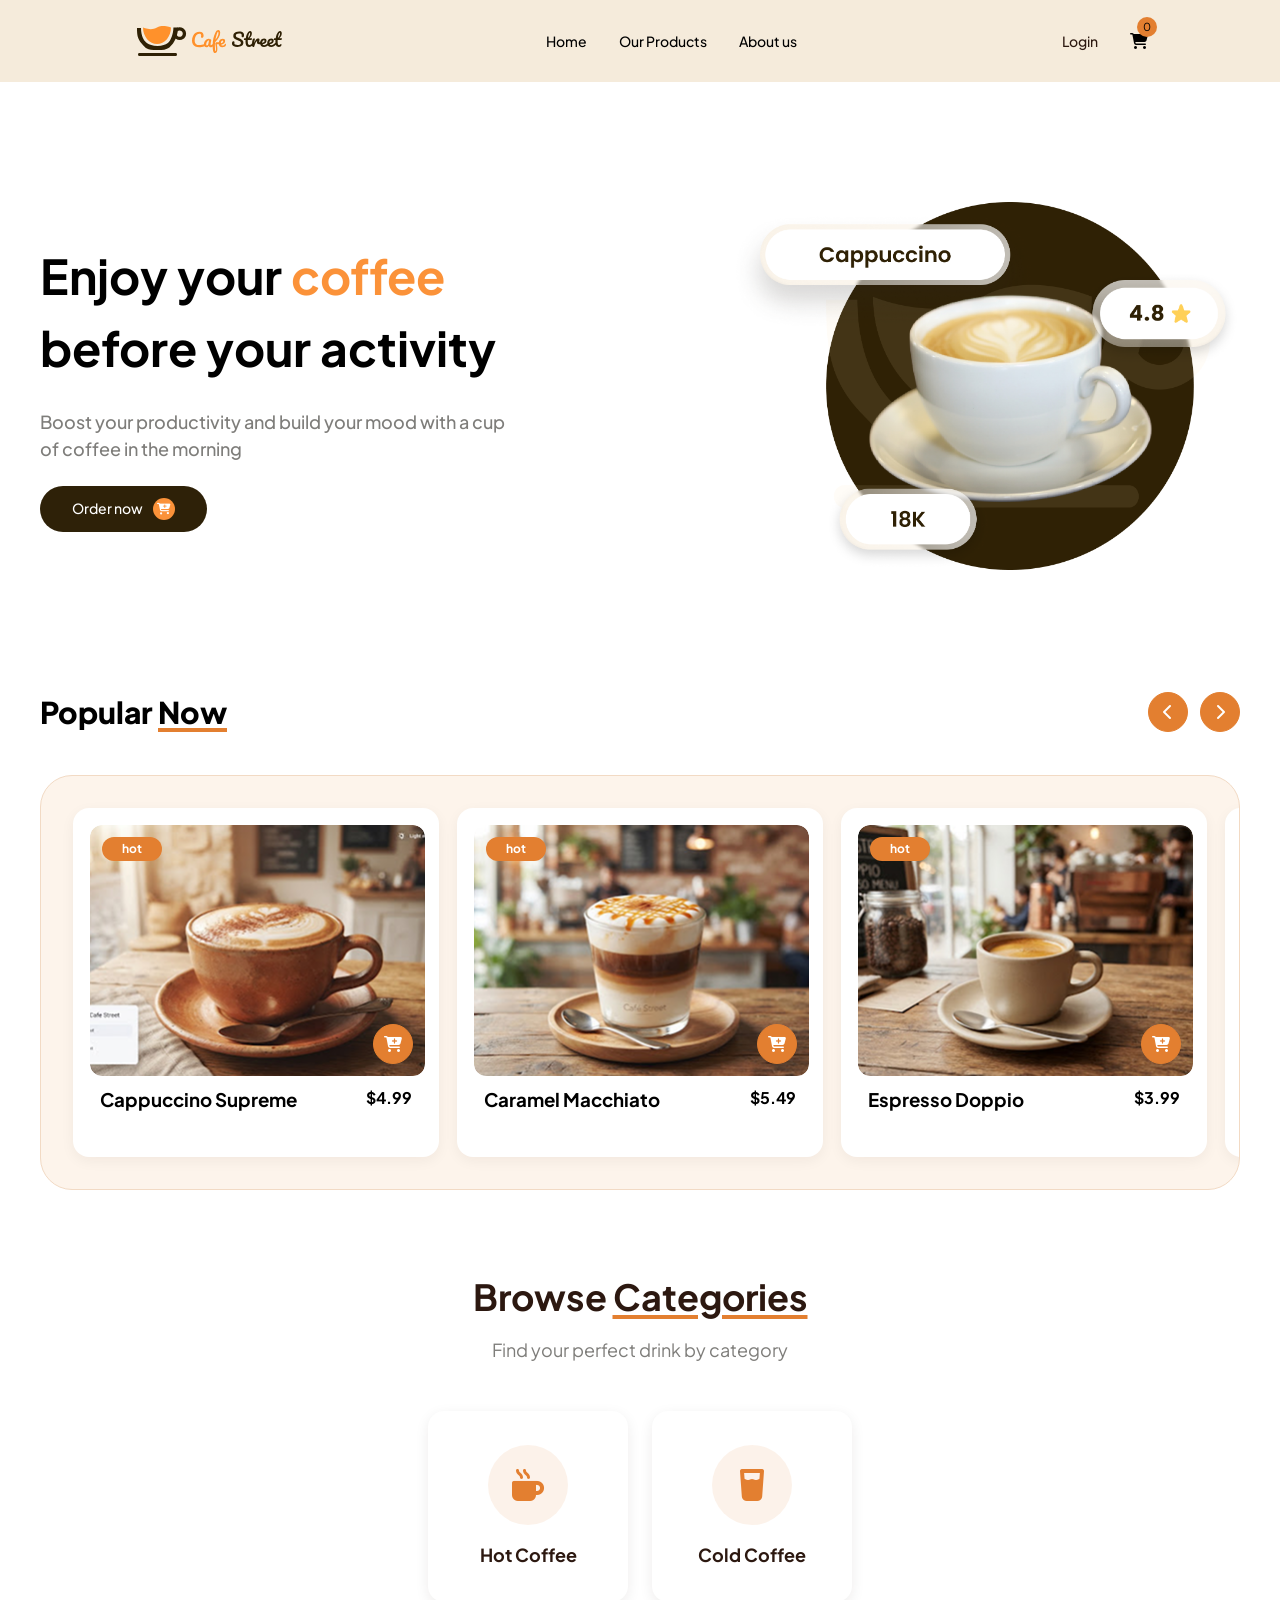
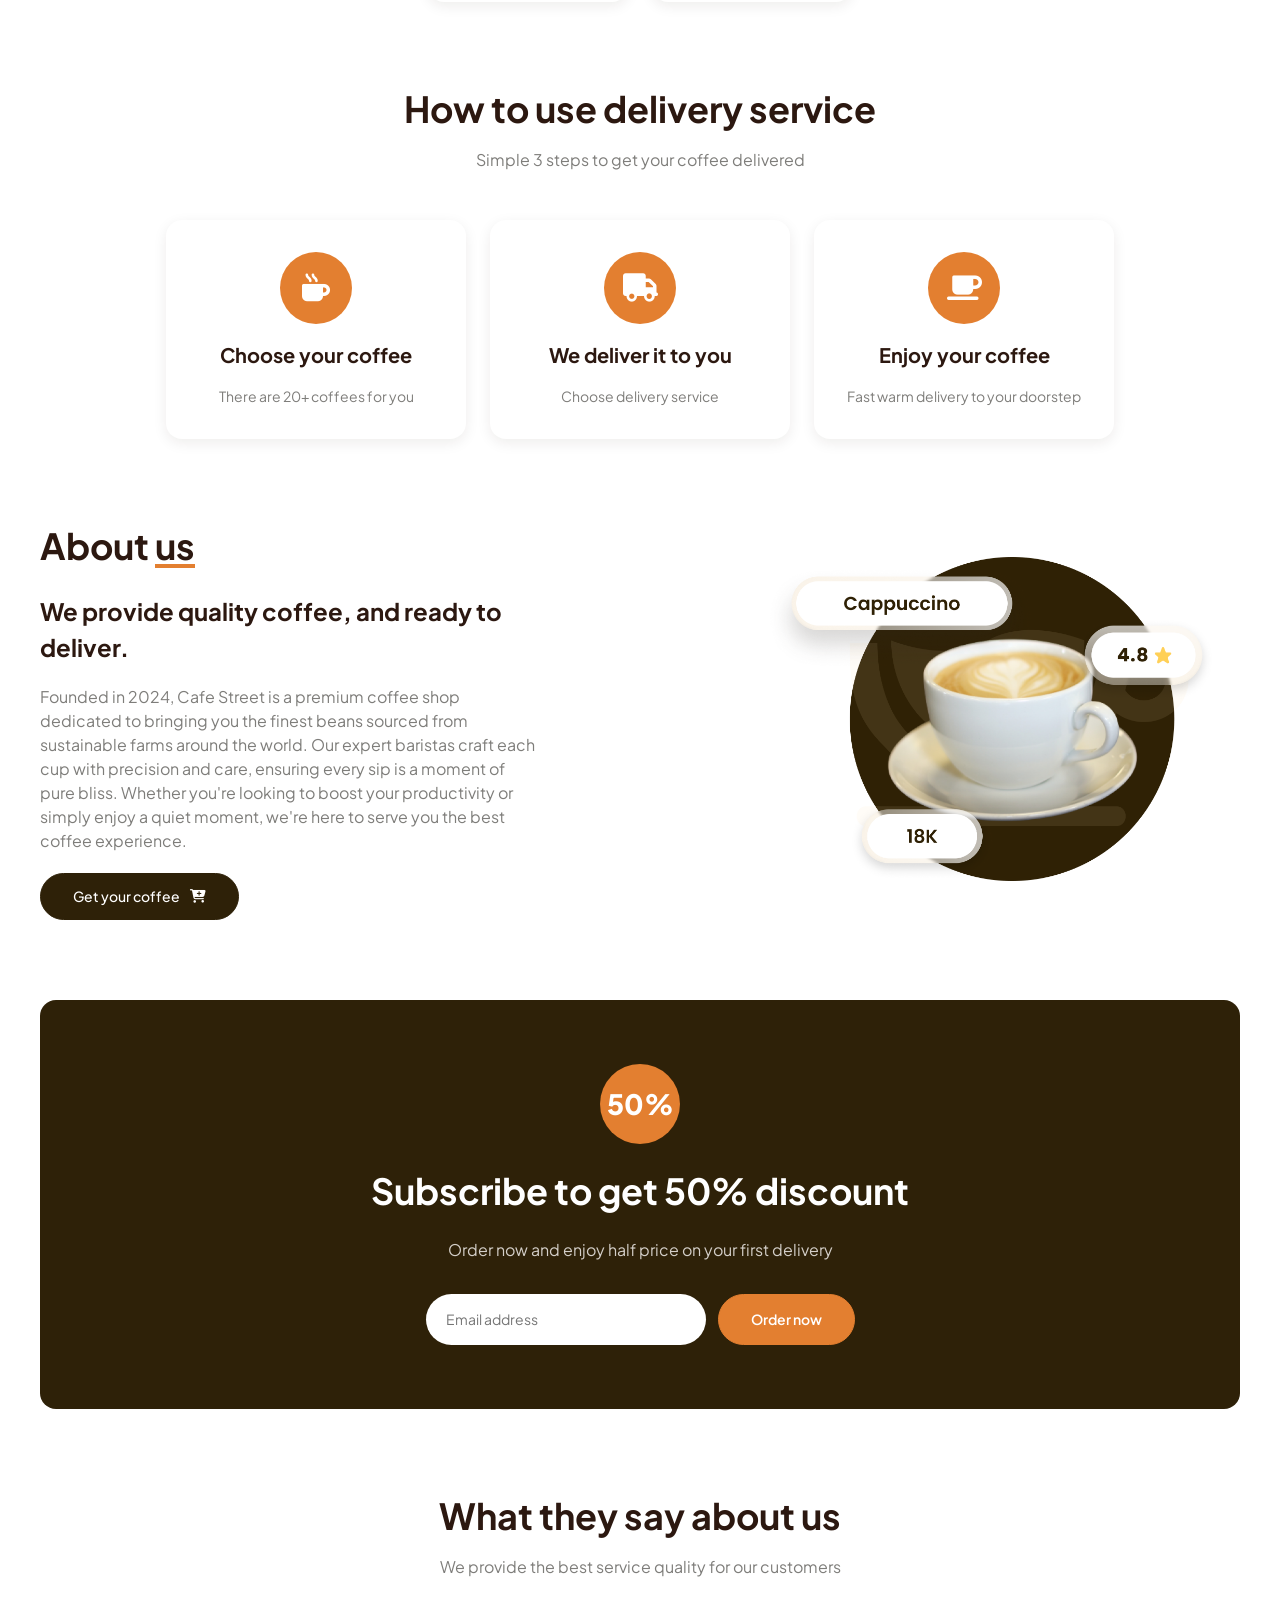
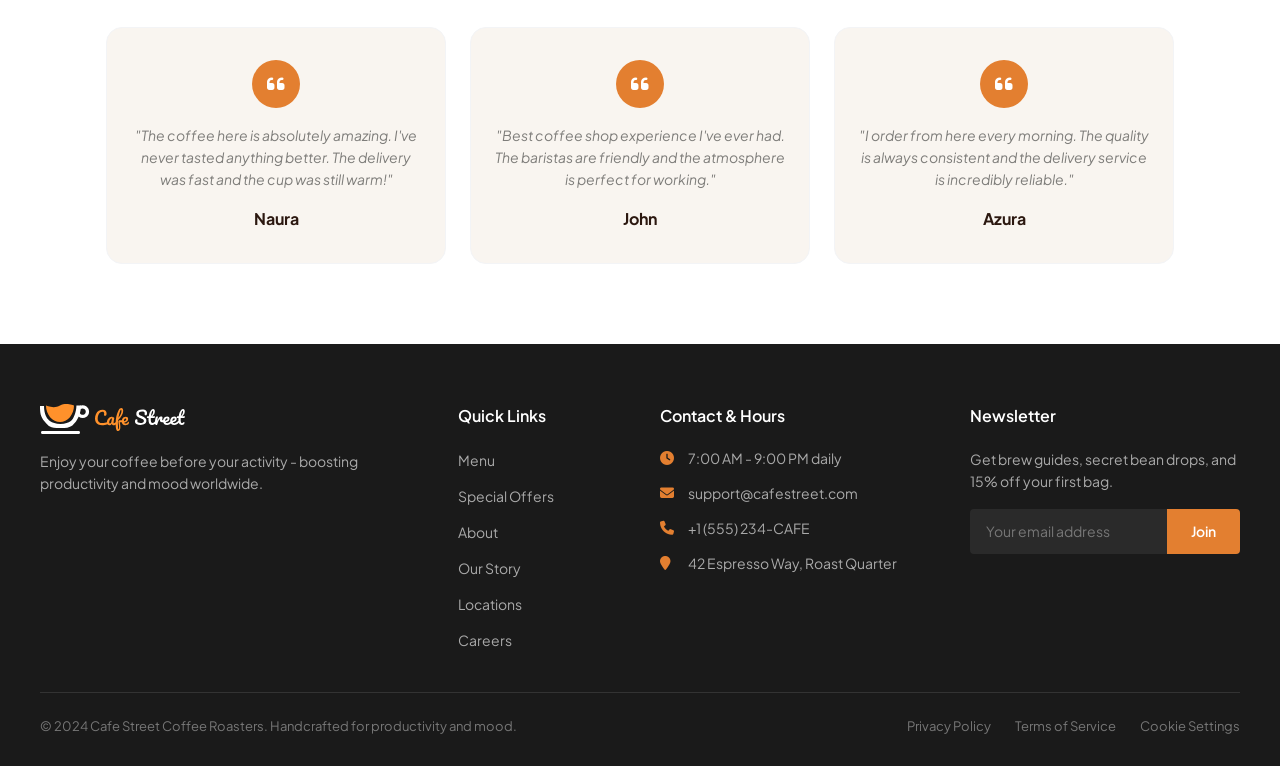
<file: index.html>
<!doctype html>
<html lang="en">
  <head>
    <meta charset="UTF-8" />
    <meta name="viewport" content="width=device-width, initial-scale=1.0" />
    <link
      rel="stylesheet"
      href="https://cdnjs.cloudflare.com/ajax/libs/font-awesome/6.5.1/css/all.min.css"
    />
    <link
      rel="shortcut icon"
      href="./assets/images/logo/favicon.svg"
      type="image/x-icon"
    />
    <link rel="stylesheet" href="./css/style.css" />
    <link rel="stylesheet" href="./css/home.css" />
    <title>Cafe Street</title>
  </head>
  <body>
    <header>
      <a href="./index.html">
        <img
          src="./assets/images/logo/Logo.svg"
          alt="an image showing the website logo"
        />
      </a>
      <nav>
        <ul>
          <li class="nav-link underline-effect">
            <a href="./index.html">Home</a>
          </li>
          <li class="nav-link underline-effect">
            <a href="./products.html">Our Products</a>
          </li>
          <li class="nav-link underline-effect">
            <a href="./about.html">About us</a>
          </li>

        </ul>
      </nav>
      <div class="controls">
        <div id="auth-controls" class="greeting">
          <a href="./login.html" class="login-btn">Login</a>
        </div>
        <div class="cart">
          <a href="./cart.html" class="underline-effect"
            ><i class="fa-solid fa-cart-shopping"></i
          ></a>
          <span>0</span>
        </div>
      </div>
    </header>

    <div class="container">
      <main>
        <div class="main-content">
          <h1>Enjoy your <span>coffee</span> before your activity</h1>
          <h4>
            Boost your productivity and build your mood with a cup of coffee in
            the morning
          </h4>
          <a href="./products.html">
            Order now <i class="fa-solid fa-cart-plus"></i>
          </a>
        </div>
        <img
          src="./assets/images/hero/Hero main.png"
          alt="an image showing a cup of coffee"
        />
      </main>
      <section class="popular">
        <div class="popular-header">
          <div class="popular-header-text">
            <h2>Popular <span>Now</span></h2>
          </div>
          <div class="popular-header-controls">
            <button id="popular-carousel-prev">
              <i class="fa-solid fa-chevron-left"></i>
            </button>
            <button id="popular-carousel-next">
              <i class="fa-solid fa-chevron-right"></i>
            </button>
          </div>
        </div>
        <div class="carousel">
          <div id="carousel-products"></div>
        </div>
      </section>
      <section class="categories">
        <div class="categories-header">
          <h2>Browse <span>Categories</span></h2>
          <p>Find your perfect drink by category</p>
        </div>
        <div id="categories-container" class="categories-grid"></div>
      </section>
      <section class="how-it-works">
        <div class="how-it-works-header">
          <h2>How to use delivery service</h2>
          <p>Simple 3 steps to get your coffee delivered</p>
        </div>
        <div class="how-it-works-cards">
          <div class="how-it-works-card">
            <div class="how-it-works-card-icon">
              <i class="fa-solid fa-mug-hot"></i>
            </div>
            <h3>Choose your coffee</h3>
            <p>There are 20+ coffees for you</p>
          </div>
          <div class="how-it-works-card">
            <div class="how-it-works-card-icon">
              <i class="fa-solid fa-truck"></i>
            </div>
            <h3>We deliver it to you</h3>
            <p>Choose delivery service</p>
          </div>
          <div class="how-it-works-card">
            <div class="how-it-works-card-icon">
              <i class="fa-solid fa-mug-saucer"></i>
            </div>
            <h3>Enjoy your coffee</h3>
            <p>Fast warm delivery to your doorstep</p>
          </div>
        </div>
      </section>
      <section class="about-us">
        <div class="about-us-content">
          <h2>About <span>us</span></h2>
          <h3>We provide quality coffee, and ready to deliver.</h3>
          <p>
            Founded in 2024, Cafe Street is a premium coffee shop dedicated to
            bringing you the finest beans sourced from sustainable farms around
            the world. Our expert baristas craft each cup with precision and
            care, ensuring every sip is a moment of pure bliss. Whether you're
            looking to boost your productivity or simply enjoy a quiet moment,
            we're here to serve you the best coffee experience.
          </p>
          <a href="./about.html"
            >Get your coffee <i class="fa-solid fa-cart-plus"></i
          ></a>
        </div>
        <div class="about-us-image">
          <img
            src="./assets/images/hero/Hero main.png"
            alt="About Cafe Street"
          />
        </div>
      </section>
      <section class="promo-banner">
        <div class="promo-banner-content">
          <div class="promo-badge">50%</div>
          <h2>Subscribe to get 50% discount</h2>
          <p>Order now and enjoy half price on your first delivery</p>
          <form class="promo-form">
            <input type="email" placeholder="Email address" />
            <button type="submit">Order now</button>
          </form>
        </div>
      </section>
      <section class="testimonials">
        <div class="testimonials-header">
          <h2>What they say about us</h2>
          <p>We provide the best service quality for our customers</p>
        </div>
        <div class="testimonials-cards">
          <div class="testimonial-card">
            <div class="testimonial-quote">
              <i class="fa-solid fa-quote-left"></i>
            </div>
            <p class="testimonial-text">
              "The coffee here is absolutely amazing. I've never tasted anything
              better. The delivery was fast and the cup was still warm!"
            </p>
            <div class="testimonial-author">
              <h4>Naura</h4>
            </div>
          </div>
          <div class="testimonial-card">
            <div class="testimonial-quote">
              <i class="fa-solid fa-quote-left"></i>
            </div>
            <p class="testimonial-text">
              "Best coffee shop experience I've ever had. The baristas are
              friendly and the atmosphere is perfect for working."
            </p>
            <div class="testimonial-author">
              <h4>John</h4>
            </div>
          </div>
          <div class="testimonial-card">
            <div class="testimonial-quote">
              <i class="fa-solid fa-quote-left"></i>
            </div>
            <p class="testimonial-text">
              "I order from here every morning. The quality is always consistent
              and the delivery service is incredibly reliable."
            </p>
            <div class="testimonial-author">
              <h4>Azura</h4>
            </div>
          </div>
        </div>
      </section>
    </div>

    <footer>
      <div class="footer-top">
        <div class="footer-brand">
          <img src="./assets/images/logo/Logo white.svg" alt="" />
          <p>
            Enjoy your coffee before your activity - boosting productivity and
            mood worldwide.
          </p>
        </div>

        <div class="footer-links">
          <h3>Quick Links</h3>
          <ul>
            <li><a href="#">Menu</a></li>
            <li><a href="#">Special Offers</a></li>
            <li><a href="#">About</a></li>
            <li><a href="#">Our Story</a></li>
            <li><a href="#">Locations</a></li>
            <li><a href="#">Careers</a></li>
          </ul>
        </div>

        <div class="footer-contact">
          <h3>Contact & Hours</h3>
          <ul>
            <li>
              <i class="fa-solid fa-clock"></i>
              <span>7:00 AM - 9:00 PM daily</span>
            </li>
            <li>
              <i class="fa-solid fa-envelope"></i>
              <span>support@cafestreet.com</span>
            </li>
            <li>
              <i class="fa-solid fa-phone"></i>
              <span>+1 (555) 234-CAFE</span>
            </li>
            <li>
              <i class="fa-solid fa-location-pin"></i>
              <span>42 Espresso Way, Roast Quarter</span>
            </li>
          </ul>
        </div>

        <div class="footer-newsletter">
          <h3>Newsletter</h3>
          <p>Get brew guides, secret bean drops, and 15% off your first bag.</p>
          <form class="newsletter-form">
            <input type="email" placeholder="Your email address" />
            <button type="submit">Join</button>
          </form>
        </div>
      </div>

      <div class="footer-bottom">
        <p>
          &copy; 2024 Cafe Street Coffee Roasters. Handcrafted for productivity
          and mood.
        </p>
        <div class="footer-legal">
          <a href="#">Privacy Policy</a>
          <a href="#">Terms of Service</a>
          <a href="#">Cookie Settings</a>
        </div>
      </div>
    </footer>

    <script src="./js/home.js" type="module" defer></script>
    <script src="./js/navbar.js" type="module"></script>
  </body>
</html>
</file>
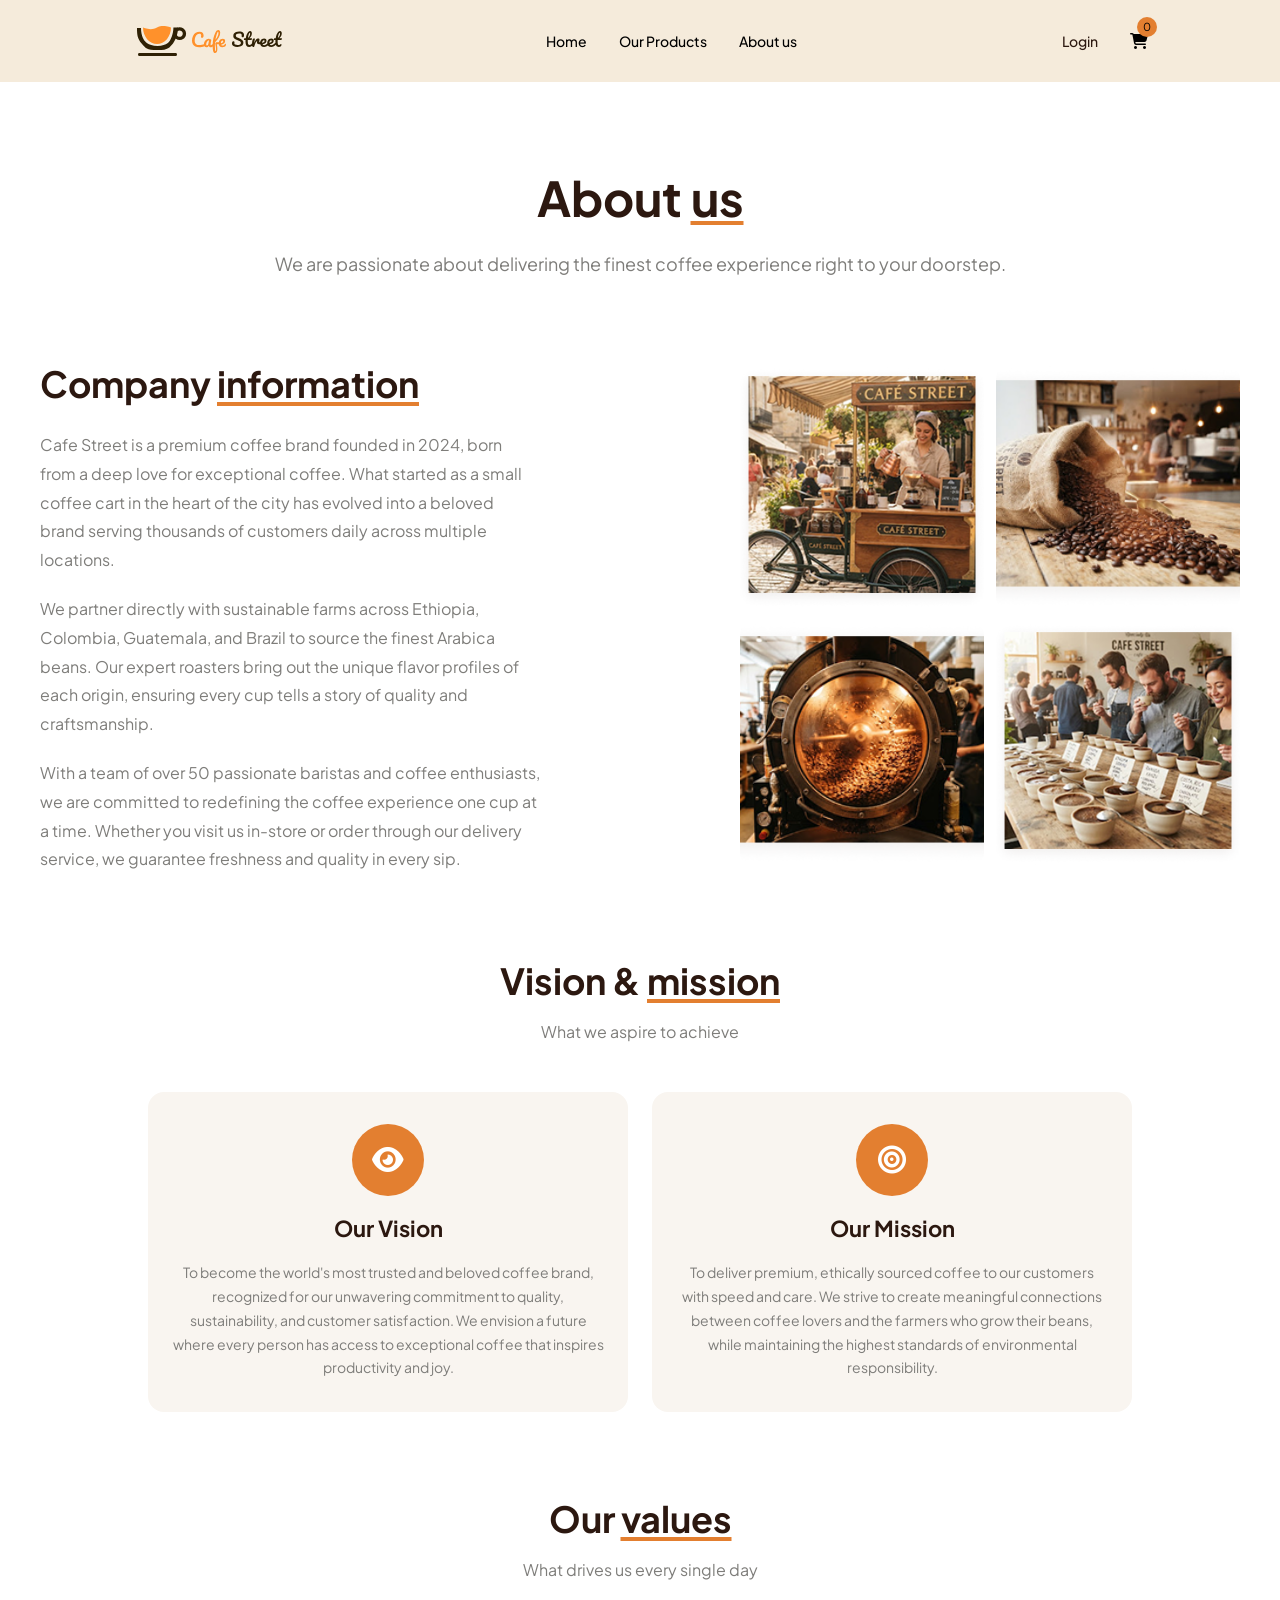
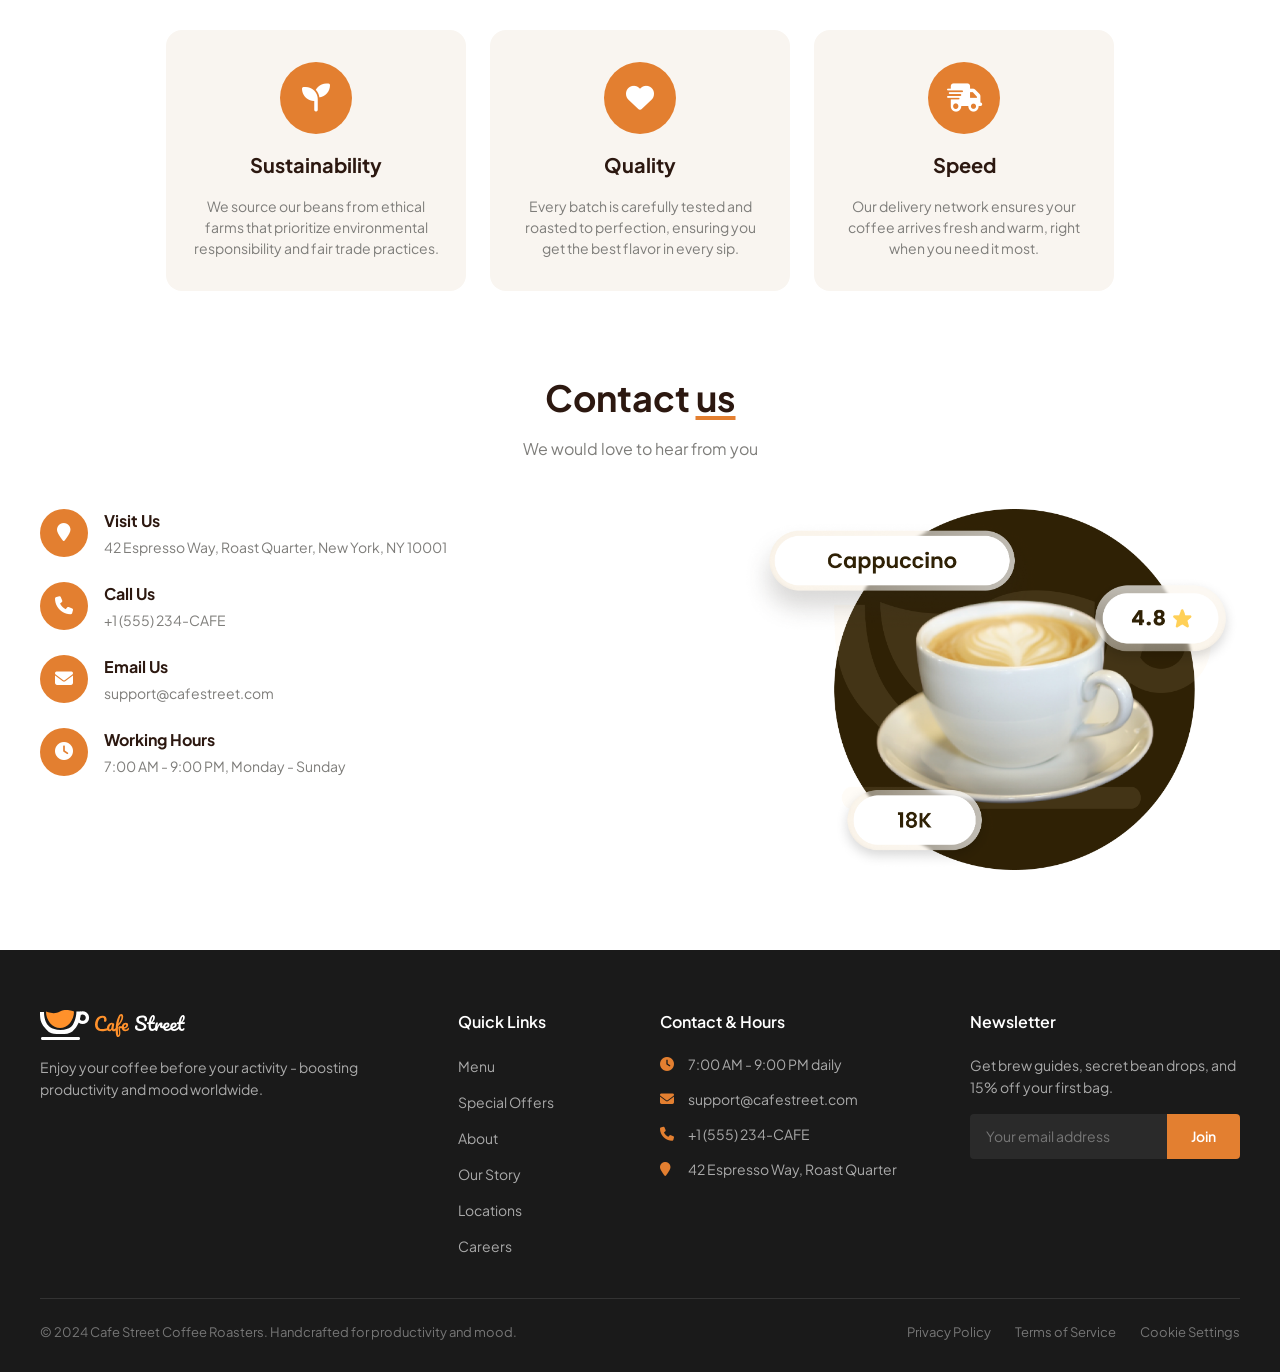
<file: about.html>
<!DOCTYPE html>
<html lang="en">
  <head>
    <meta charset="UTF-8" />
    <meta name="viewport" content="width=device-width, initial-scale=1.0" />
    <link
      rel="stylesheet"
      href="https://cdnjs.cloudflare.com/ajax/libs/font-awesome/6.5.1/css/all.min.css"
    />
    <link
      rel="shortcut icon"
      href="./assets/images/logo/favicon.svg"
      type="image/x-icon"
    />
    <link rel="stylesheet" href="./css/style.css" />
    <link rel="stylesheet" href="./css/about.css" />
    <title>About - Cafe Street</title>
  </head>
  <body>
    <header>
      <a href="./index.html">
        <img
          src="./assets/images/logo/Logo.svg"
          alt="an image showing the website logo"
        />
      </a>
      <nav>
        <ul>
          <li class="nav-link underline-effect">
            <a href="./index.html">Home</a>
          </li>
          <li class="nav-link underline-effect">
            <a href="./products.html">Our Products</a>
          </li>
          <li class="nav-link underline-effect">
            <a href="./about.html">About us</a>
          </li>

        </ul>
      </nav>
      <div class="controls">
        <div id="auth-controls" class="greeting">
          <a href="./login.html" class="login-btn">Login</a>
        </div>
        <div class="cart">
          <a href="./cart.html" class="underline-effect"
            ><i class="fa-solid fa-cart-shopping"></i
          ></a>
          <span>0</span>
        </div>
      </div>
    </header>

    <div class="container">
      <section class="about-hero">
        <div class="about-hero-content">
          <h1>About <span>us</span></h1>
          <p>
            We are passionate about delivering the finest coffee experience
            right to your doorstep.
          </p>
        </div>
      </section>

      <section class="about-company">
        <div class="about-company-content">
          <h2>Company <span>information</span></h2>
          <p>
            Cafe Street is a premium coffee brand founded in 2024, born from a
            deep love for exceptional coffee. What started as a small coffee
            cart in the heart of the city has evolved into a beloved brand
            serving thousands of customers daily across multiple locations.
          </p>
          <p>
            We partner directly with sustainable farms across Ethiopia,
            Colombia, Guatemala, and Brazil to source the finest Arabica
            beans. Our expert roasters bring out the unique flavor profiles of
            each origin, ensuring every cup tells a story of quality and
            craftsmanship.
          </p>
          <p>
            With a team of over 50 passionate baristas and coffee
            enthusiasts, we are committed to redefining the coffee experience
            one cup at a time. Whether you visit us in-store or order through
            our delivery service, we guarantee freshness and quality in every
            sip.
          </p>
        </div>
        <div class="about-company-image">
          <div class="about-collage">
            <img
              src="./assets/images/about-us/about-us (1).png"
              alt="About Cafe Street 1"
              class="collage-img-1"
            />
            <img
              src="./assets/images/about-us/about-us (2).png"
              alt="About Cafe Street 2"
              class="collage-img-2"
            />
            <img
              src="./assets/images/about-us/about-us (3).png"
              alt="About Cafe Street 3"
              class="collage-img-3"
            />
            <img
              src="./assets/images/about-us/about-us (4).png"
              alt="About Cafe Street 4"
              class="collage-img-4"
            />
          </div>
        </div>
      </section>

      <section class="about-vision-mission">
        <div class="about-vision-mission-header">
          <h2>Vision & <span>mission</span></h2>
          <p>What we aspire to achieve</p>
        </div>
        <div class="about-vision-mission-cards">
          <div class="about-vision-card">
            <div class="about-vision-icon">
              <i class="fa-solid fa-eye"></i>
            </div>
            <h3>Our Vision</h3>
            <p>
              To become the world's most trusted and beloved coffee brand,
              recognized for our unwavering commitment to quality,
              sustainability, and customer satisfaction. We envision a future
              where every person has access to exceptional coffee that
              inspires productivity and joy.
            </p>
          </div>
          <div class="about-mission-card">
            <div class="about-vision-icon">
              <i class="fa-solid fa-bullseye"></i>
            </div>
            <h3>Our Mission</h3>
            <p>
              To deliver premium, ethically sourced coffee to our customers
              with speed and care. We strive to create meaningful connections
              between coffee lovers and the farmers who grow their beans, while
              maintaining the highest standards of environmental
              responsibility.
            </p>
          </div>
        </div>
      </section>

      <section class="about-values">
        <div class="about-values-header">
          <h2>Our <span>values</span></h2>
          <p>What drives us every single day</p>
        </div>
        <div class="about-values-cards">
          <div class="about-value-card">
            <div class="about-value-icon">
              <i class="fa-solid fa-seedling"></i>
            </div>
            <h3>Sustainability</h3>
            <p>
              We source our beans from ethical farms that prioritize
              environmental responsibility and fair trade practices.
            </p>
          </div>
          <div class="about-value-card">
            <div class="about-value-icon">
              <i class="fa-solid fa-heart"></i>
            </div>
            <h3>Quality</h3>
            <p>
              Every batch is carefully tested and roasted to perfection,
              ensuring you get the best flavor in every sip.
            </p>
          </div>
          <div class="about-value-card">
            <div class="about-value-icon">
              <i class="fa-solid fa-truck-fast"></i>
            </div>
            <h3>Speed</h3>
            <p>
              Our delivery network ensures your coffee arrives fresh and warm,
              right when you need it most.
            </p>
          </div>
        </div>
      </section>

      <section class="about-contact">
        <div class="about-contact-header">
          <h2>Contact <span>us</span></h2>
          <p>We would love to hear from you</p>
        </div>
        <div class="about-contact-content">
          <div class="about-contact-info">
            <div class="about-contact-item">
              <div class="about-contact-icon">
                <i class="fa-solid fa-location-pin"></i>
              </div>
              <div>
                <h4>Visit Us</h4>
                <p>42 Espresso Way, Roast Quarter, New York, NY 10001</p>
              </div>
            </div>
            <div class="about-contact-item">
              <div class="about-contact-icon">
                <i class="fa-solid fa-phone"></i>
              </div>
              <div>
                <h4>Call Us</h4>
                <p>+1 (555) 234-CAFE</p>
              </div>
            </div>
            <div class="about-contact-item">
              <div class="about-contact-icon">
                <i class="fa-solid fa-envelope"></i>
              </div>
              <div>
                <h4>Email Us</h4>
                <p>support@cafestreet.com</p>
              </div>
            </div>
            <div class="about-contact-item">
              <div class="about-contact-icon">
                <i class="fa-solid fa-clock"></i>
              </div>
              <div>
                <h4>Working Hours</h4>
                <p>7:00 AM - 9:00 PM, Monday - Sunday</p>
              </div>
            </div>
          </div>
          <div class="about-contact-map">
            <img
              src="./assets/images/hero/Hero main.png"
              alt="Our location"
            />
          </div>
        </div>
      </section>
    </div>

    <footer>
      <div class="footer-top">
        <div class="footer-brand">
          <img src="./assets/images/logo/Logo white.svg" alt="" />
          <p>
            Enjoy your coffee before your activity - boosting productivity and
            mood worldwide.
          </p>
        </div>

        <div class="footer-links">
          <h3>Quick Links</h3>
          <ul>
            <li><a href="#">Menu</a></li>
            <li><a href="#">Special Offers</a></li>
            <li><a href="#">About</a></li>
            <li><a href="#">Our Story</a></li>
            <li><a href="#">Locations</a></li>
            <li><a href="#">Careers</a></li>
          </ul>
        </div>

        <div class="footer-contact">
          <h3>Contact & Hours</h3>
          <ul>
            <li>
              <i class="fa-solid fa-clock"></i>
              <span>7:00 AM - 9:00 PM daily</span>
            </li>
            <li>
              <i class="fa-solid fa-envelope"></i>
              <span>support@cafestreet.com</span>
            </li>
            <li>
              <i class="fa-solid fa-phone"></i>
              <span>+1 (555) 234-CAFE</span>
            </li>
            <li>
              <i class="fa-solid fa-location-pin"></i>
              <span>42 Espresso Way, Roast Quarter</span>
            </li>
          </ul>
        </div>

        <div class="footer-newsletter">
          <h3>Newsletter</h3>
          <p>
            Get brew guides, secret bean drops, and 15% off your first bag.
          </p>
          <form class="newsletter-form">
            <input type="email" placeholder="Your email address" />
            <button type="submit">Join</button>
          </form>
        </div>
      </div>

      <div class="footer-bottom">
        <p>
          &copy; 2024 Cafe Street Coffee Roasters. Handcrafted for
          productivity and mood.
        </p>
        <div class="footer-legal">
          <a href="#">Privacy Policy</a>
          <a href="#">Terms of Service</a>
          <a href="#">Cookie Settings</a>
        </div>
      </div>
    </footer>

    <script type="module" src="./js/navbar.js"></script>
  </body>
</html>
</file>
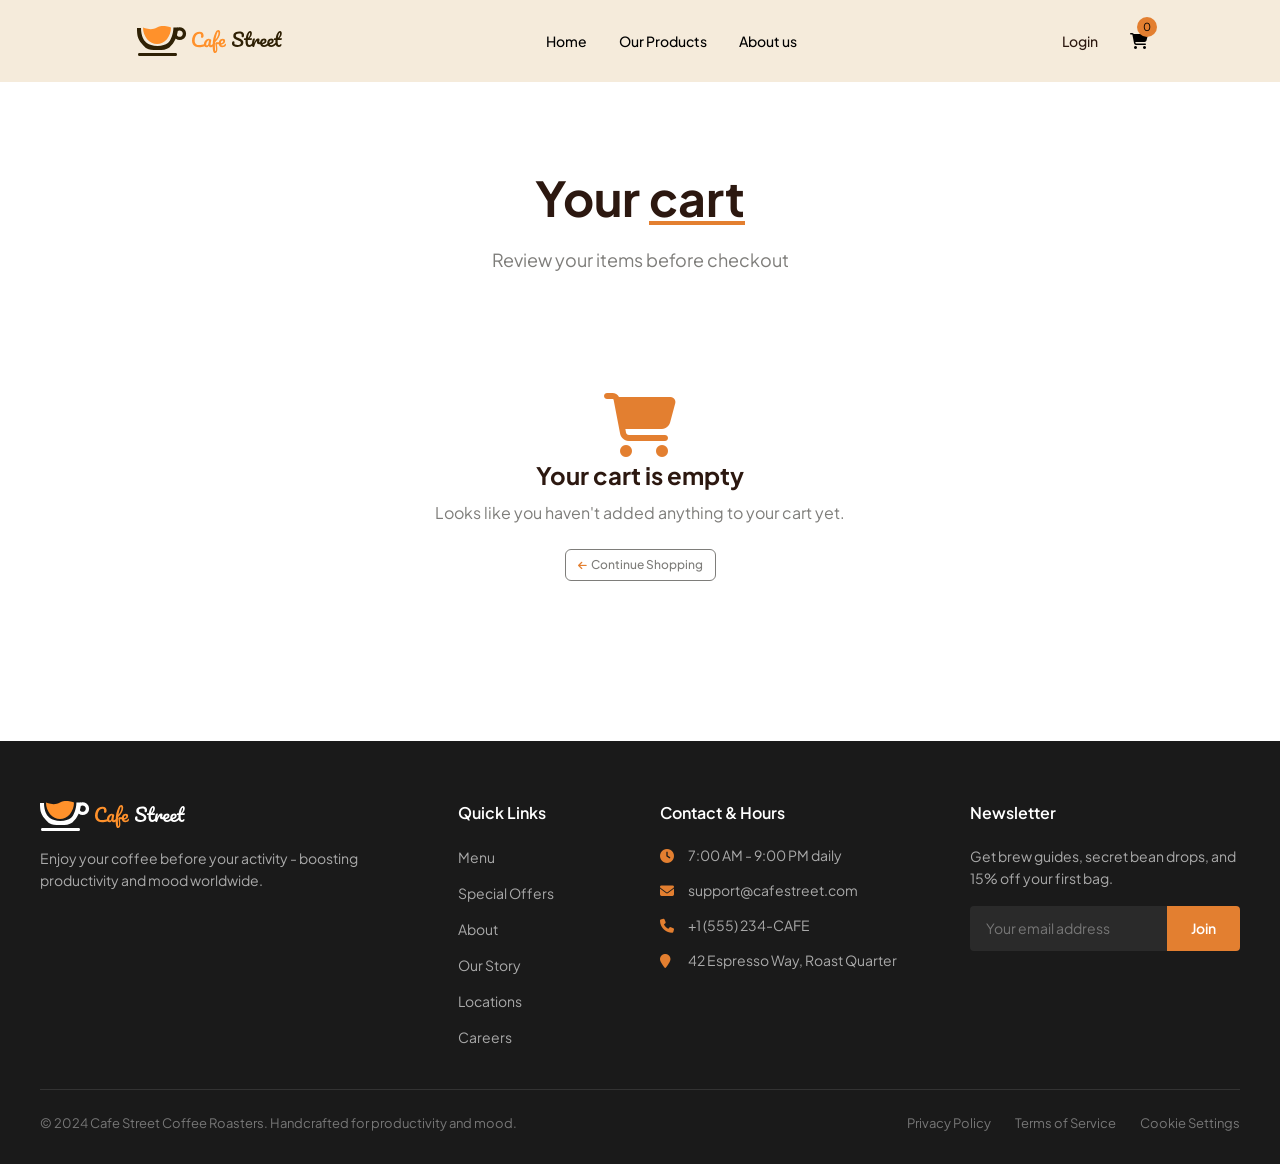
<file: cart.html>
<!DOCTYPE html>
<html lang="en">
  <head>
    <meta charset="UTF-8" />
    <meta name="viewport" content="width=device-width, initial-scale=1.0" />
    <link
      rel="stylesheet"
      href="https://cdnjs.cloudflare.com/ajax/libs/font-awesome/6.5.1/css/all.min.css"
    />
    <link
      rel="shortcut icon"
      href="./assets/images/logo/favicon.svg"
      type="image/x-icon"
    />
    <link rel="stylesheet" href="./css/style.css" />
    <link rel="stylesheet" href="./css/cart.css" />
    <title>Cart - Cafe Street</title>
  </head>
  <body>
    <header>
      <a href="./index.html">
        <img
          src="./assets/images/logo/Logo.svg"
          alt="an image showing the website logo"
        />
      </a>
      <nav>
        <ul>
          <li class="nav-link underline-effect">
            <a href="./index.html">Home</a>
          </li>
          <li class="nav-link underline-effect">
            <a href="./products.html">Our Products</a>
          </li>
          <li class="nav-link underline-effect">
            <a href="./about.html">About us</a>
          </li>

        </ul>
      </nav>
      <div class="controls">
        <div id="auth-controls" class="greeting">
          <a href="./login.html" class="login-btn">Login</a>
        </div>
        <div class="cart">
          <a href="./cart.html" class="underline-effect"
            ><i class="fa-solid fa-cart-shopping"></i
          ></a>
          <span>3</span>
        </div>
      </div>
    </header>

    <div class="container">
      <section class="cart-hero">
        <div class="cart-hero-content">
          <h1>Your <span>cart</span></h1>
          <p>Review your items before checkout</p>
        </div>
      </section>

      <section class="cart-section">
        <div id="cart-items" class="cart-items"></div>

        <div class="cart-summary">
          <h2>Order Summary</h2>
          <div class="cart-summary-row">
            <span id="subtotal-text">Subtotal (0 items)</span>
            <span id="subtotal-value">$0.00</span>
          </div>
          <div class="cart-summary-row">
            <span>Shipping</span>
            <span>$2.99</span>
          </div>
          <hr />
          <div class="cart-summary-row total">
            <span>Total</span>
            <span id="total-value">$2.99</span>
          </div>
          <button id="create-order-btn" class="checkout-btn">
            Create Order
            <i class="fa-solid fa-check"></i>
          </button>
          <a href="./products.html" class="continue-shopping">
            <i class="fa-solid fa-arrow-left"></i>
            Continue Shopping
          </a>
        </div>
      </section>
    </div>

    <footer>
      <div class="footer-top">
        <div class="footer-brand">
          <img src="./assets/images/logo/Logo white.svg" alt="" />
          <p>
            Enjoy your coffee before your activity - boosting productivity and
            mood worldwide.
          </p>
        </div>

        <div class="footer-links">
          <h3>Quick Links</h3>
          <ul>
            <li><a href="#">Menu</a></li>
            <li><a href="#">Special Offers</a></li>
            <li><a href="#">About</a></li>
            <li><a href="#">Our Story</a></li>
            <li><a href="#">Locations</a></li>
            <li><a href="#">Careers</a></li>
          </ul>
        </div>

        <div class="footer-contact">
          <h3>Contact & Hours</h3>
          <ul>
            <li>
              <i class="fa-solid fa-clock"></i>
              <span>7:00 AM - 9:00 PM daily</span>
            </li>
            <li>
              <i class="fa-solid fa-envelope"></i>
              <span>support@cafestreet.com</span>
            </li>
            <li>
              <i class="fa-solid fa-phone"></i>
              <span>+1 (555) 234-CAFE</span>
            </li>
            <li>
              <i class="fa-solid fa-location-pin"></i>
              <span>42 Espresso Way, Roast Quarter</span>
            </li>
          </ul>
        </div>

        <div class="footer-newsletter">
          <h3>Newsletter</h3>
          <p>
            Get brew guides, secret bean drops, and 15% off your first bag.
          </p>
          <form class="newsletter-form">
            <input type="email" placeholder="Your email address" />
            <button type="submit">Join</button>
          </form>
        </div>
      </div>

      <div class="footer-bottom">
        <p>
          &copy; 2024 Cafe Street Coffee Roasters. Handcrafted for
          productivity and mood.
        </p>
        <div class="footer-legal">
          <a href="#">Privacy Policy</a>
          <a href="#">Terms of Service</a>
          <a href="#">Cookie Settings</a>
        </div>
      </div>
    </footer>

    <script type="module" src="./js/cart.js"></script>
    <script type="module" src="./js/navbar.js"></script>
  </body>
</html>
</file>
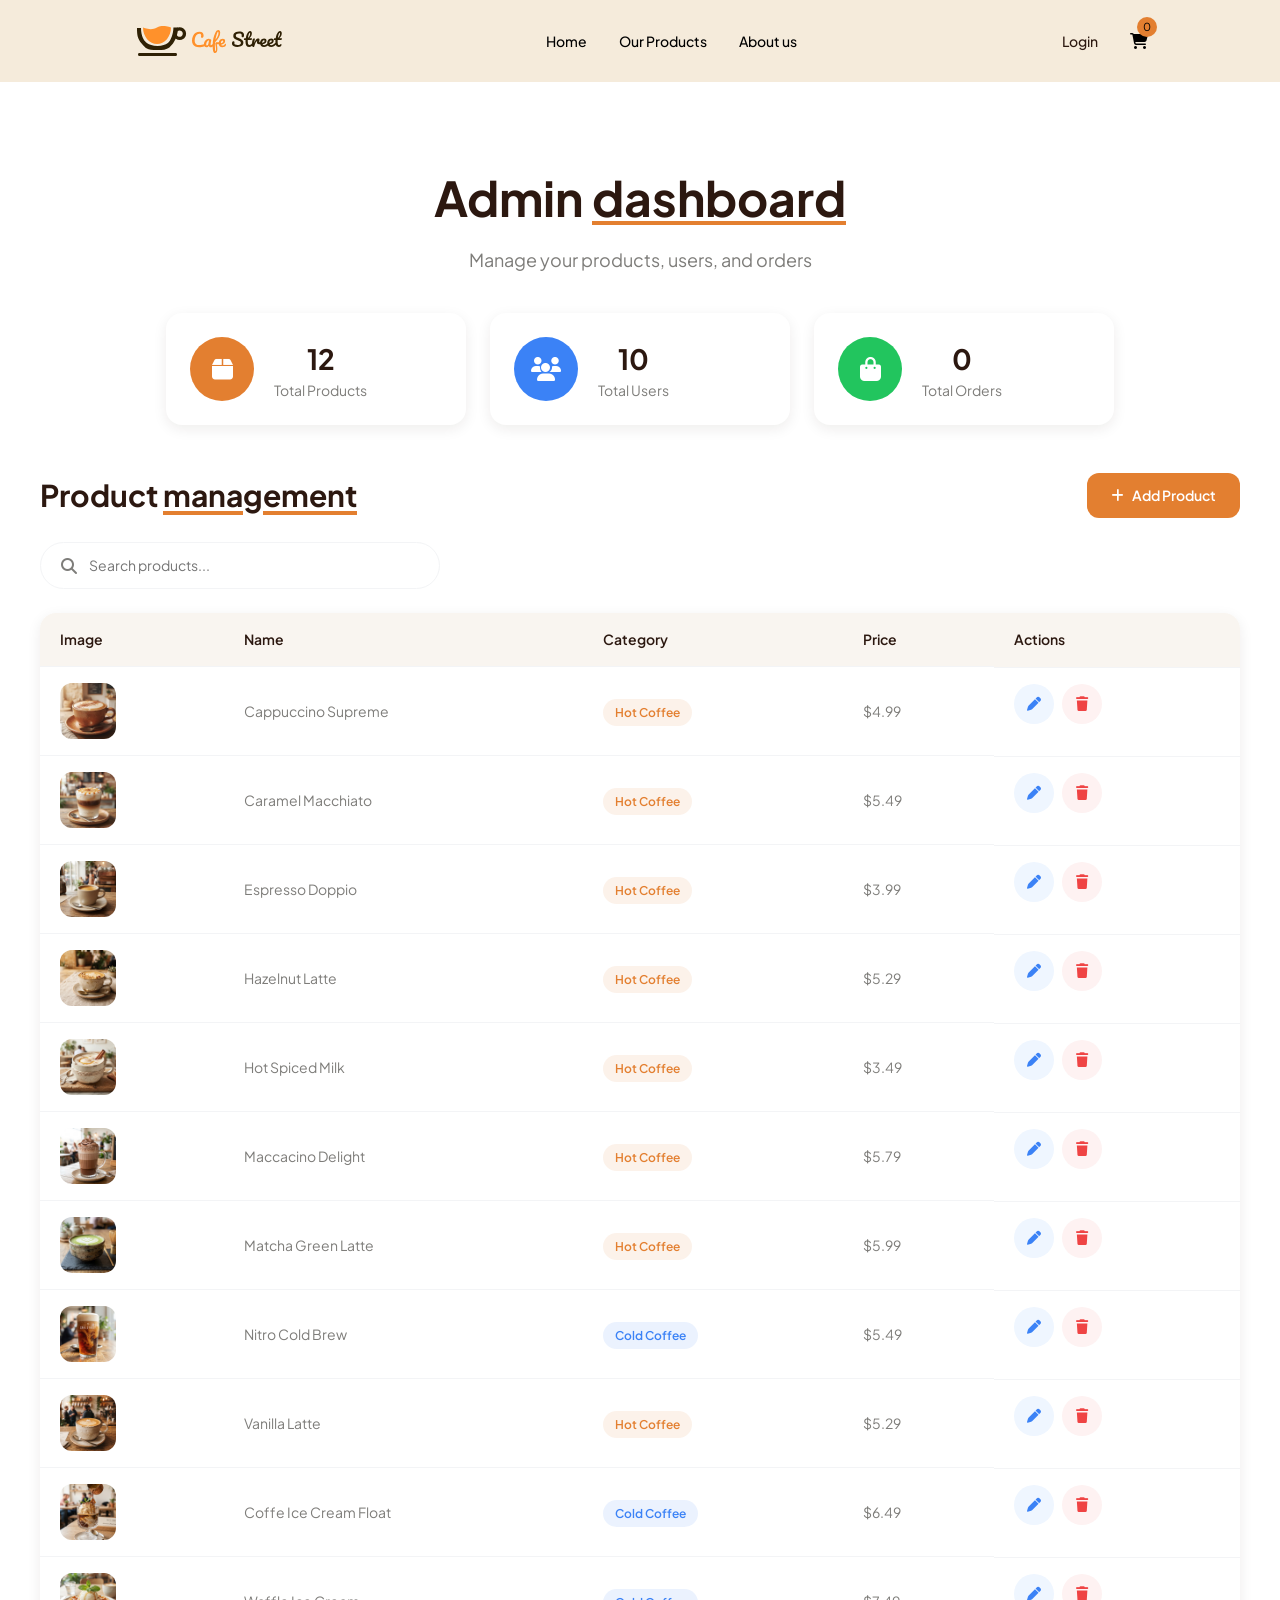
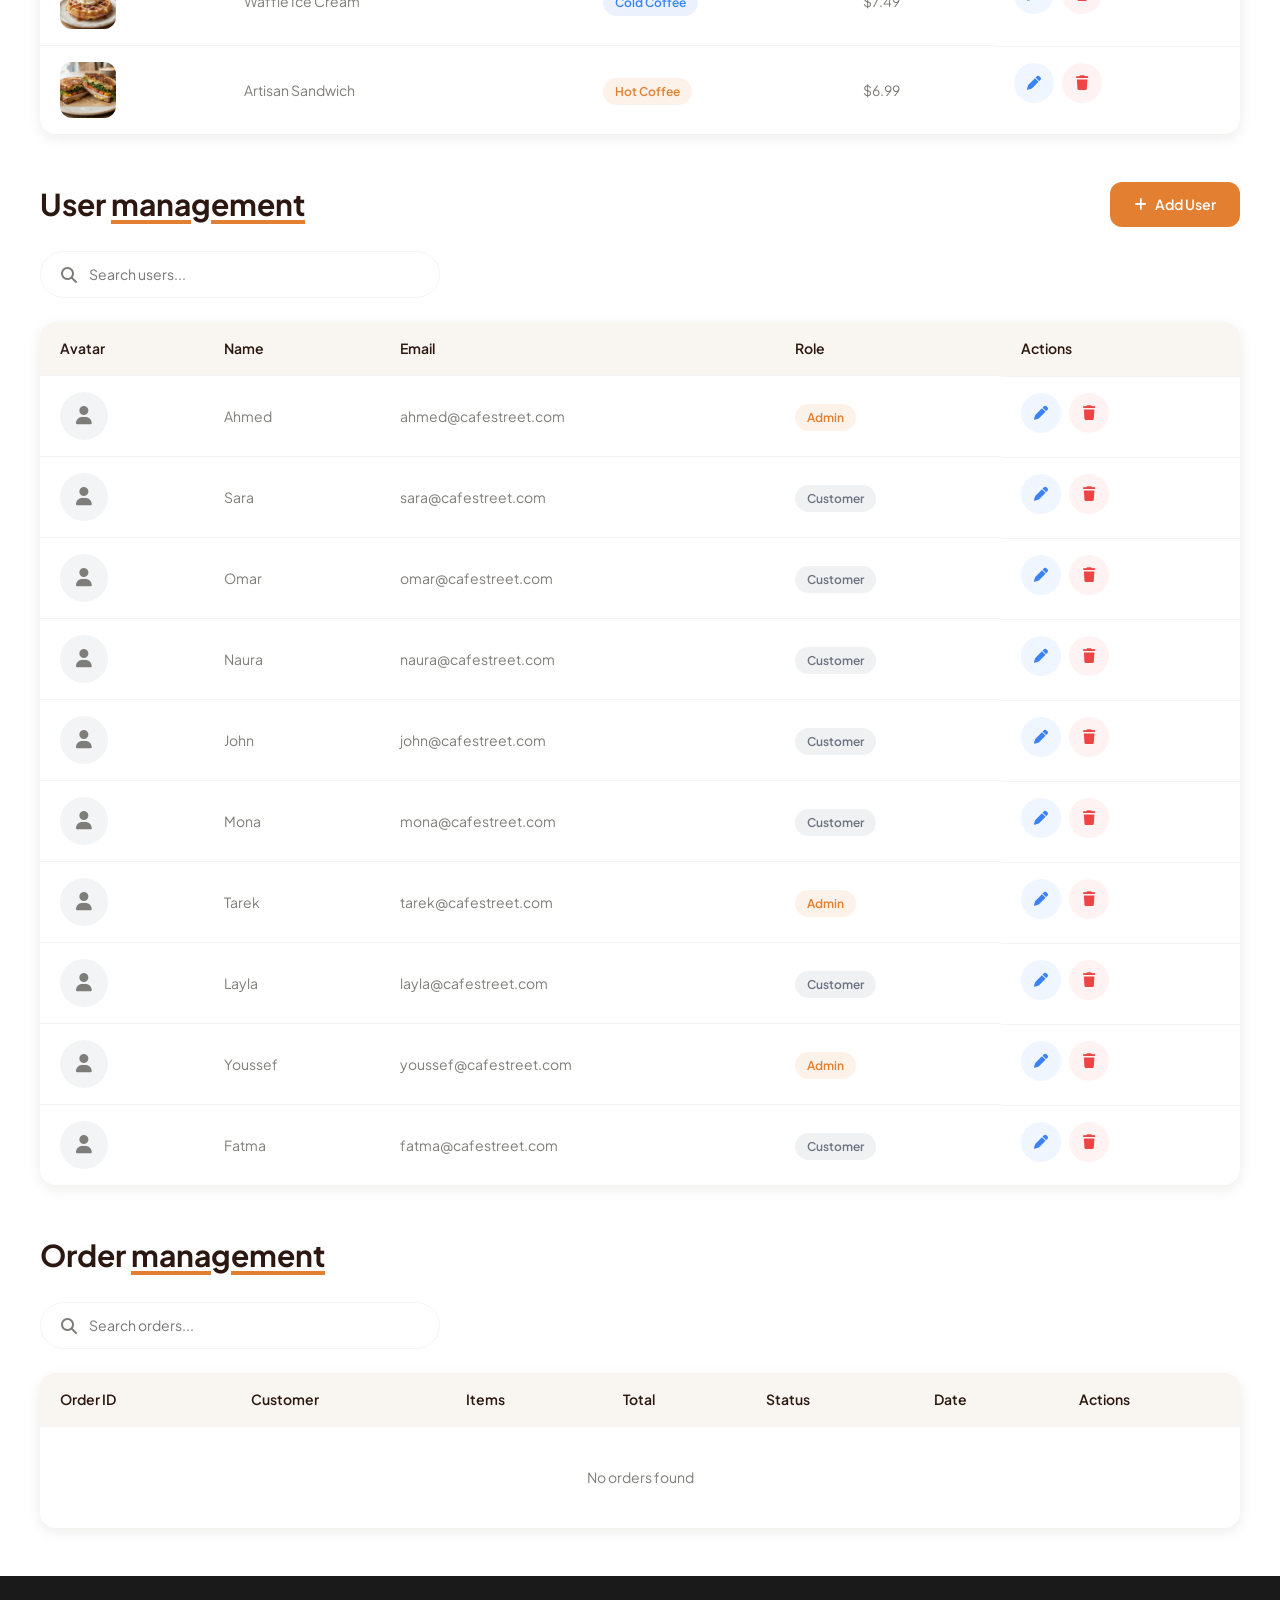
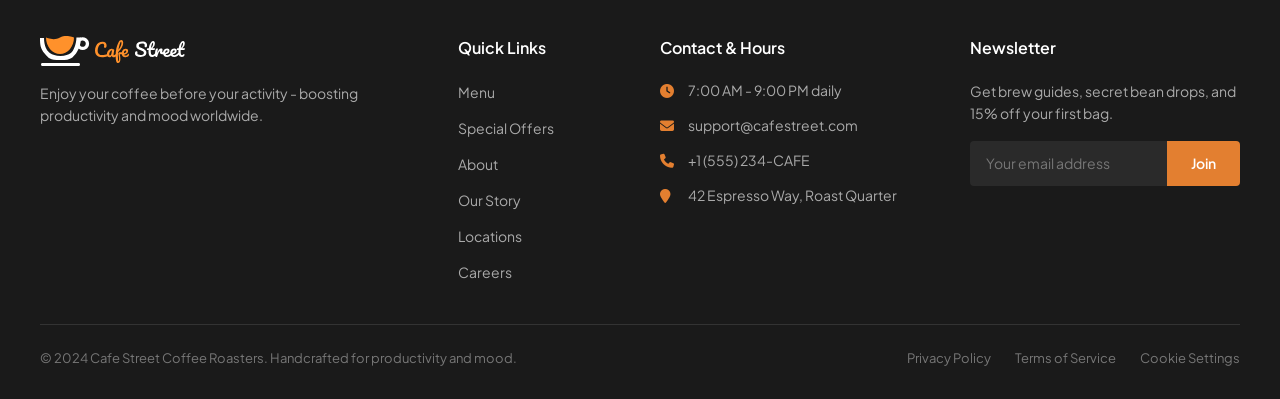
<file: dashboard.html>
<!doctype html>
<html lang="en">
  <head>
    <meta charset="UTF-8" />
    <meta name="viewport" content="width=device-width, initial-scale=1.0" />
    <link
      rel="stylesheet"
      href="https://cdnjs.cloudflare.com/ajax/libs/font-awesome/6.5.1/css/all.min.css"
    />
    <link
      rel="shortcut icon"
      href="./assets/images/logo/favicon.svg"
      type="image/x-icon"
    />
    <link rel="stylesheet" href="./css/style.css" />
    <link rel="stylesheet" href="./css/dashboard.css" />
    <title>Dashboard - Cafe Street</title>
  </head>
  <body>
    <header>
      <a href="./index.html">
        <img
          src="./assets/images/logo/Logo.svg"
          alt="an image showing the website logo"
        />
      </a>
      <nav>
        <ul>
          <li class="nav-link underline-effect">
            <a href="./index.html">Home</a>
          </li>
          <li class="nav-link underline-effect">
            <a href="./products.html">Our Products</a>
          </li>
          <li class="nav-link underline-effect">
            <a href="./about.html">About us</a>
          </li>
        </ul>
      </nav>
      <div class="controls">
        <div id="auth-controls" class="greeting">
          <a href="./login.html" class="login-btn">Login</a>
        </div>
        <div class="cart">
          <a href="./cart.html" class="underline-effect"
            ><i class="fa-solid fa-cart-shopping"></i
          ></a>
          <span>0</span>
        </div>
      </div>
    </header>

    <div class="container">
      <section class="dashboard-hero">
        <div class="dashboard-hero-content">
          <h1>Admin <span>dashboard</span></h1>
          <p>Manage your products, users, and orders</p>
        </div>
      </section>

      <section class="stats-section">
        <div class="stats-cards">
          <div class="stat-card">
            <div class="stat-icon products-icon">
              <i class="fa-solid fa-box"></i>
            </div>
            <div class="stat-info">
              <h3 id="total-products">0</h3>
              <p>Total Products</p>
            </div>
          </div>
          <div class="stat-card">
            <div class="stat-icon users-icon">
              <i class="fa-solid fa-users"></i>
            </div>
            <div class="stat-info">
              <h3 id="total-users">0</h3>
              <p>Total Users</p>
            </div>
          </div>
          <div class="stat-card">
            <div class="stat-icon orders-icon">
              <i class="fa-solid fa-shopping-bag"></i>
            </div>
            <div class="stat-info">
              <h3 id="total-orders">0</h3>
              <p>Total Orders</p>
            </div>
          </div>
        </div>
      </section>

      <section class="dashboard-section">
        <div class="section-header">
          <h2>Product <span>management</span></h2>
          <button id="add-product-btn" class="add-btn">
            <i class="fa-solid fa-plus"></i>
            Add Product
          </button>
        </div>
        <div class="section-controls">
          <div class="search-box">
            <i class="fa-solid fa-search"></i>
            <input
              id="product-search"
              type="text"
              placeholder="Search products..."
            />
          </div>
        </div>
        <div class="table-container">
          <table class="dashboard-table">
            <thead>
              <tr>
                <th>Image</th>
                <th>Name</th>
                <th>Category</th>
                <th>Price</th>
                <th>Actions</th>
              </tr>
            </thead>
            <tbody id="products-table-body"></tbody>
          </table>
        </div>
      </section>

      <section class="dashboard-section">
        <div class="section-header">
          <h2>User <span>management</span></h2>
          <button id="add-user-btn" class="add-btn">
            <i class="fa-solid fa-plus"></i>
            Add User
          </button>
        </div>
        <div class="section-controls">
          <div class="search-box">
            <i class="fa-solid fa-search"></i>
            <input id="user-search" type="text" placeholder="Search users..." />
          </div>
        </div>
        <div class="table-container">
          <table class="dashboard-table">
            <thead>
              <tr>
                <th>Avatar</th>
                <th>Name</th>
                <th>Email</th>
                <th>Role</th>
                <th>Actions</th>
              </tr>
            </thead>
            <tbody id="users-table-body"></tbody>
          </table>
        </div>
      </section>

      <section class="dashboard-section">
        <div class="section-header">
          <h2>Order <span>management</span></h2>
        </div>
        <div class="section-controls">
          <div class="search-box">
            <i class="fa-solid fa-search"></i>
            <input id="order-search" type="text" placeholder="Search orders..." />
          </div>
        </div>
        <div class="table-container">
          <table class="dashboard-table">
            <thead>
              <tr>
                <th>Order ID</th>
                <th>Customer</th>
                <th>Items</th>
                <th>Total</th>
                <th>Status</th>
                <th>Date</th>
                <th>Actions</th>
              </tr>
            </thead>
            <tbody id="orders-table-body"></tbody>
          </table>
        </div>
      </section>
    </div>

    <footer>
      <div class="footer-top">
        <div class="footer-brand">
          <img src="./assets/images/logo/Logo white.svg" alt="" />
          <p>
            Enjoy your coffee before your activity - boosting productivity and
            mood worldwide.
          </p>
        </div>

        <div class="footer-links">
          <h3>Quick Links</h3>
          <ul>
            <li><a href="#">Menu</a></li>
            <li><a href="#">Special Offers</a></li>
            <li><a href="#">About</a></li>
            <li><a href="#">Our Story</a></li>
            <li><a href="#">Locations</a></li>
            <li><a href="#">Careers</a></li>
          </ul>
        </div>

        <div class="footer-contact">
          <h3>Contact & Hours</h3>
          <ul>
            <li>
              <i class="fa-solid fa-clock"></i>
              <span>7:00 AM - 9:00 PM daily</span>
            </li>
            <li>
              <i class="fa-solid fa-envelope"></i>
              <span>support@cafestreet.com</span>
            </li>
            <li>
              <i class="fa-solid fa-phone"></i>
              <span>+1 (555) 234-CAFE</span>
            </li>
            <li>
              <i class="fa-solid fa-location-pin"></i>
              <span>42 Espresso Way, Roast Quarter</span>
            </li>
          </ul>
        </div>

        <div class="footer-newsletter">
          <h3>Newsletter</h3>
          <p>Get brew guides, secret bean drops, and 15% off your first bag.</p>
          <form class="newsletter-form">
            <input type="email" placeholder="Your email address" />
            <button type="submit">Join</button>
          </form>
        </div>
      </div>

      <div class="footer-bottom">
        <p>
          &copy; 2024 Cafe Street Coffee Roasters. Handcrafted for productivity
          and mood.
        </p>
        <div class="footer-legal">
          <a href="#">Privacy Policy</a>
          <a href="#">Terms of Service</a>
          <a href="#">Cookie Settings</a>
        </div>
      </div>
    </footer>

    <div id="product-modal" class="modal">
      <div class="modal-content">
        <div class="modal-header">
          <h2 id="modal-title">Add Product</h2>
          <button class="close-btn">&times;</button>
        </div>
        <form id="product-form">
          <input type="hidden" id="product-id" />
          <div class="form-group">
            <label for="product-name">Name</label>
            <input type="text" id="product-name" required />
          </div>
          <div class="form-group">
            <label for="product-category">Category</label>
            <select id="product-category" required>
              <option value="hot">Hot Coffee</option>
              <option value="cold">Cold Coffee</option>
              <option value="food">Food</option>
            </select>
          </div>
          <div class="form-group">
            <label for="product-price">Price</label>
            <input type="number" id="product-price" step="0.01" required />
          </div>
          <div class="form-group">
            <label for="product-description">Description</label>
            <textarea id="product-description" required></textarea>
          </div>
          <div class="form-group">
            <label for="product-stock">Stock</label>
            <input type="number" id="product-stock" required />
          </div>
          <div class="form-group">
            <label for="product-image">Image Path</label>
            <input type="text" id="product-image" required />
          </div>
          <button type="submit" class="submit-btn">Save</button>
        </form>
      </div>
    </div>

    <div id="user-modal" class="modal">
      <div class="modal-content">
        <div class="modal-header">
          <h2 id="user-modal-title">Add User</h2>
          <button class="close-btn user-close-btn">&times;</button>
        </div>
        <form id="user-form">
          <input type="hidden" id="user-id" />
          <div class="form-group">
            <label for="user-name">Name</label>
            <input type="text" id="user-name" required />
          </div>
          <div class="form-group">
            <label for="user-email">Email</label>
            <input type="email" id="user-email" required />
          </div>
          <div class="form-group">
            <label for="user-password">Password</label>
            <input type="password" id="user-password" required />
          </div>
          <div class="form-group">
            <label for="user-role">Role</label>
            <select id="user-role" required>
              <option value="admin">Admin</option>
              <option value="customer">Customer</option>
            </select>
          </div>
          <button type="submit" class="submit-btn">Save</button>
        </form>
      </div>
    </div>

    <script type="module" src="./js/dashboard.js" defer></script>
    <script type="module" src="./js/navbar.js"></script>
  </body>
</html>
</file>
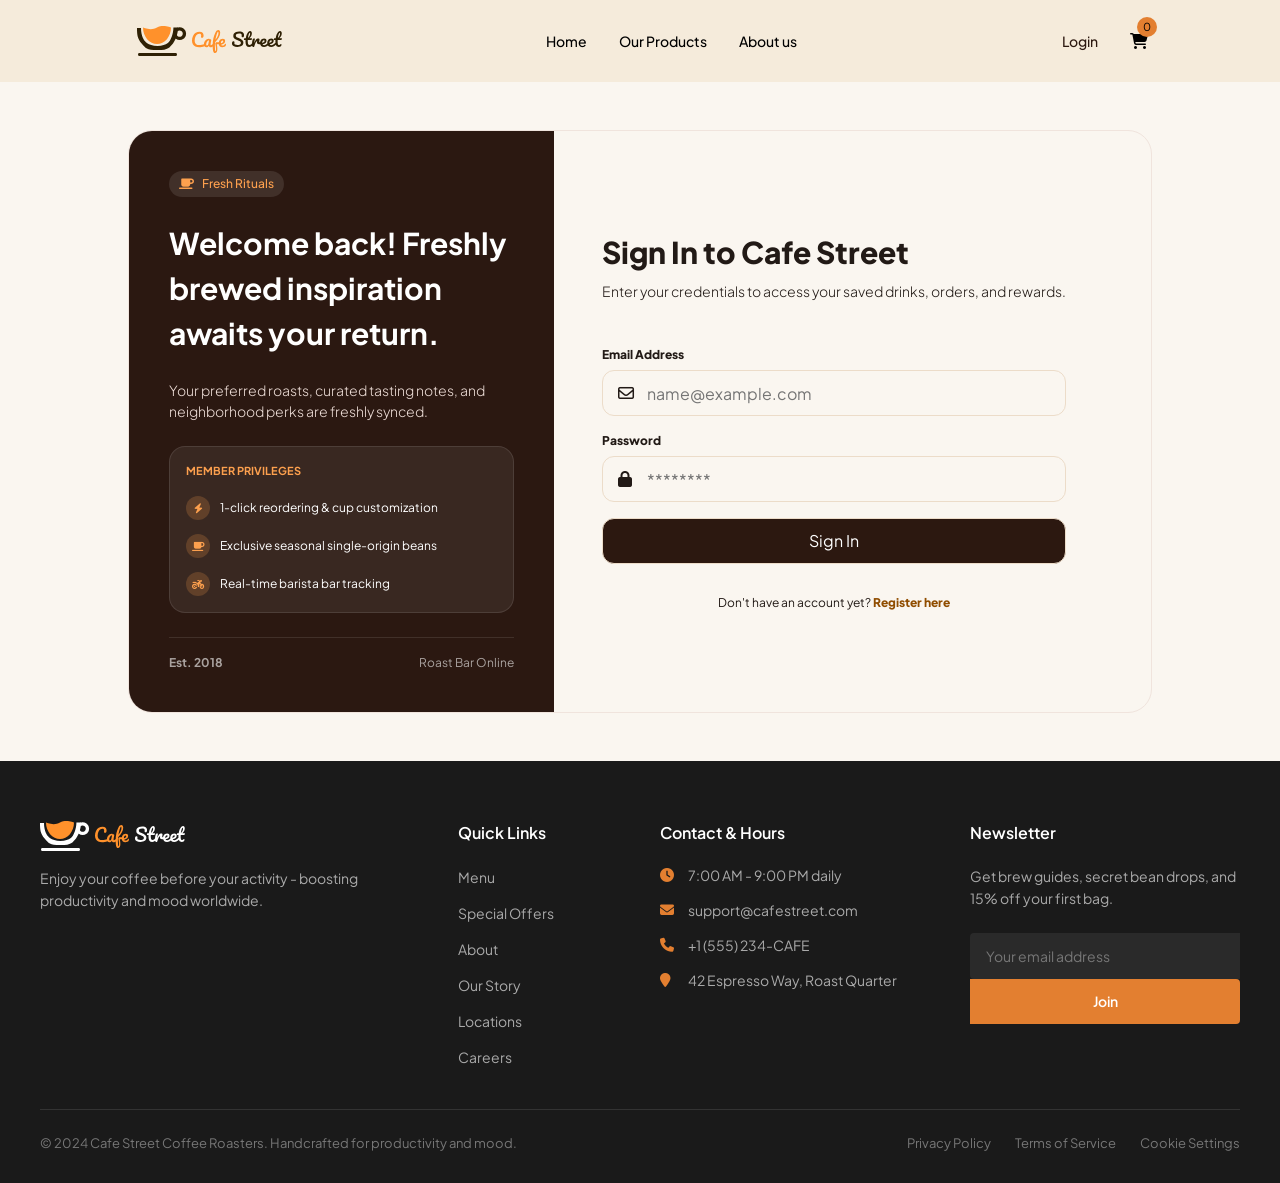
<file: login.html>
<!doctype html>
<html lang="en">
  <head>
    <meta charset="UTF-8" />
    <meta name="viewport" content="width=device-width, initial-scale=1.0" />
    <link
      rel="stylesheet"
      href="https://cdnjs.cloudflare.com/ajax/libs/font-awesome/6.5.1/css/all.min.css"
    />
    <link
      rel="shortcut icon"
      href="./assets/images/logo/favicon.svg"
      type="image/x-icon"
    />
    <link rel="stylesheet" href="./css/style.css" />
    <link rel="stylesheet" href="./css/auth.css" />
    <title>Login to Cafe Street</title>
  </head>
  <body>
    <header>
      <a href="./index.html">
        <img
          src="./assets/images/logo/Logo.svg"
          alt="an image showing the website logo"
        />
      </a>
      <nav>
        <ul>
          <li class="nav-link underline-effect">
            <a href="./index.html">Home</a>
          </li>
          <li class="nav-link underline-effect">
            <a href="./products.html">Our Products</a>
          </li>
          <li class="nav-link underline-effect">
            <a href="./about.html">About us</a>
          </li>
        </ul>
      </nav>
      <div class="controls">
        <div id="auth-controls" class="greeting">
          <a href="./login.html" class="login-btn">Login</a>
        </div>
        <div class="cart">
          <a href="./cart.html" class="underline-effect"
            ><i class="fa-solid fa-cart-shopping"></i
          ></a>
          <span>0</span>
        </div>
      </div>
    </header>

    <main>
      <aside class="hero">
        <section class="hero-content">
          <div class="tag">
            <i class="fa-solid fa-mug-saucer"></i>
            <p>Fresh Rituals</p>
          </div>
          <h2>Welcome back! Freshly brewed inspiration awaits your return.</h2>
          <h4>
            Your preferred roasts, curated tasting notes, and neighborhood perks
            are freshly synced.
          </h4>
          <div class="privileges">
            <h5>MEMBER PRIVILEGES</h5>
            <ul>
              <li>
                <i class="fa-solid fa-bolt"></i>
                <p>1-click reordering & cup customization</p>
              </li>
              <li>
                <i class="fa-solid fa-mug-saucer"></i>
                <p>Exclusive seasonal single-origin beans</p>
              </li>
              <li>
                <i class="fa-solid fa-motorcycle"></i>
                <p>Real-time barista bar tracking</p>
              </li>
            </ul>
          </div>
        </section>
        <section class="hero-last">
          <h4>Est. 2018</h4>
          <p>Roast Bar Online</p>
        </section>
      </aside>
      <section class="form-area">
        <h1>Sign In to Cafe Street</h1>
        <h3>
          Enter your credentials to access your saved drinks, orders, and
          rewards.
        </h3>
        <p id="login-error" class="error-message"></p>
        <form id="login-form">
          <div>
            <label for="email">Email Address</label>
            <div class="input">
              <i class="fa-regular fa-envelope"></i>
              <input
                type="email"
                name="email"
                id="email"
                placeholder="name@example.com"
              />
            </div>
          </div>
          <div>
            <label for="password">Password</label>
            <div class="input">
              <i class="fa-solid fa-lock"></i>
              <input
                type="password"
                name="password"
                id="password"
                placeholder="********"
              />
            </div>
          </div>
          <input type="submit" value="Sign In" />
        </form>
        <p class="register-now">
          Don't have an account yet? <a href="register.html">Register here</a>
        </p>
      </section>
    </main>

    <footer>
      <div class="footer-top">
        <div class="footer-brand">
          <img src="./assets/images/logo/Logo white.svg" alt="" />
          <p>
            Enjoy your coffee before your activity - boosting productivity and
            mood worldwide.
          </p>
        </div>

        <div class="footer-links">
          <h3>Quick Links</h3>
          <ul>
            <li><a href="#">Menu</a></li>
            <li><a href="#">Special Offers</a></li>
            <li><a href="#">About</a></li>
            <li><a href="#">Our Story</a></li>
            <li><a href="#">Locations</a></li>
            <li><a href="#">Careers</a></li>
          </ul>
        </div>

        <div class="footer-contact">
          <h3>Contact & Hours</h3>
          <ul>
            <li>
              <i class="fa-solid fa-clock"></i>
              <span>7:00 AM - 9:00 PM daily</span>
            </li>
            <li>
              <i class="fa-solid fa-envelope"></i>
              <span>support@cafestreet.com</span>
            </li>
            <li>
              <i class="fa-solid fa-phone"></i>
              <span>+1 (555) 234-CAFE</span>
            </li>
            <li>
              <i class="fa-solid fa-location-pin"></i>
              <span>42 Espresso Way, Roast Quarter</span>
            </li>
          </ul>
        </div>

        <div class="footer-newsletter">
          <h3>Newsletter</h3>
          <p>Get brew guides, secret bean drops, and 15% off your first bag.</p>
          <form class="newsletter-form">
            <input type="email" placeholder="Your email address" />
            <button type="submit">Join</button>
          </form>
        </div>
      </div>

      <div class="footer-bottom">
        <p>
          &copy; 2024 Cafe Street Coffee Roasters. Handcrafted for productivity
          and mood.
        </p>
        <div class="footer-legal">
          <a href="#">Privacy Policy</a>
          <a href="#">Terms of Service</a>
          <a href="#">Cookie Settings</a>
        </div>
      </div>
    </footer>

    <script type="module" src="./js/login.js"></script>
    <script type="module" src="./js/navbar.js"></script>
  </body>
</html>
</file>
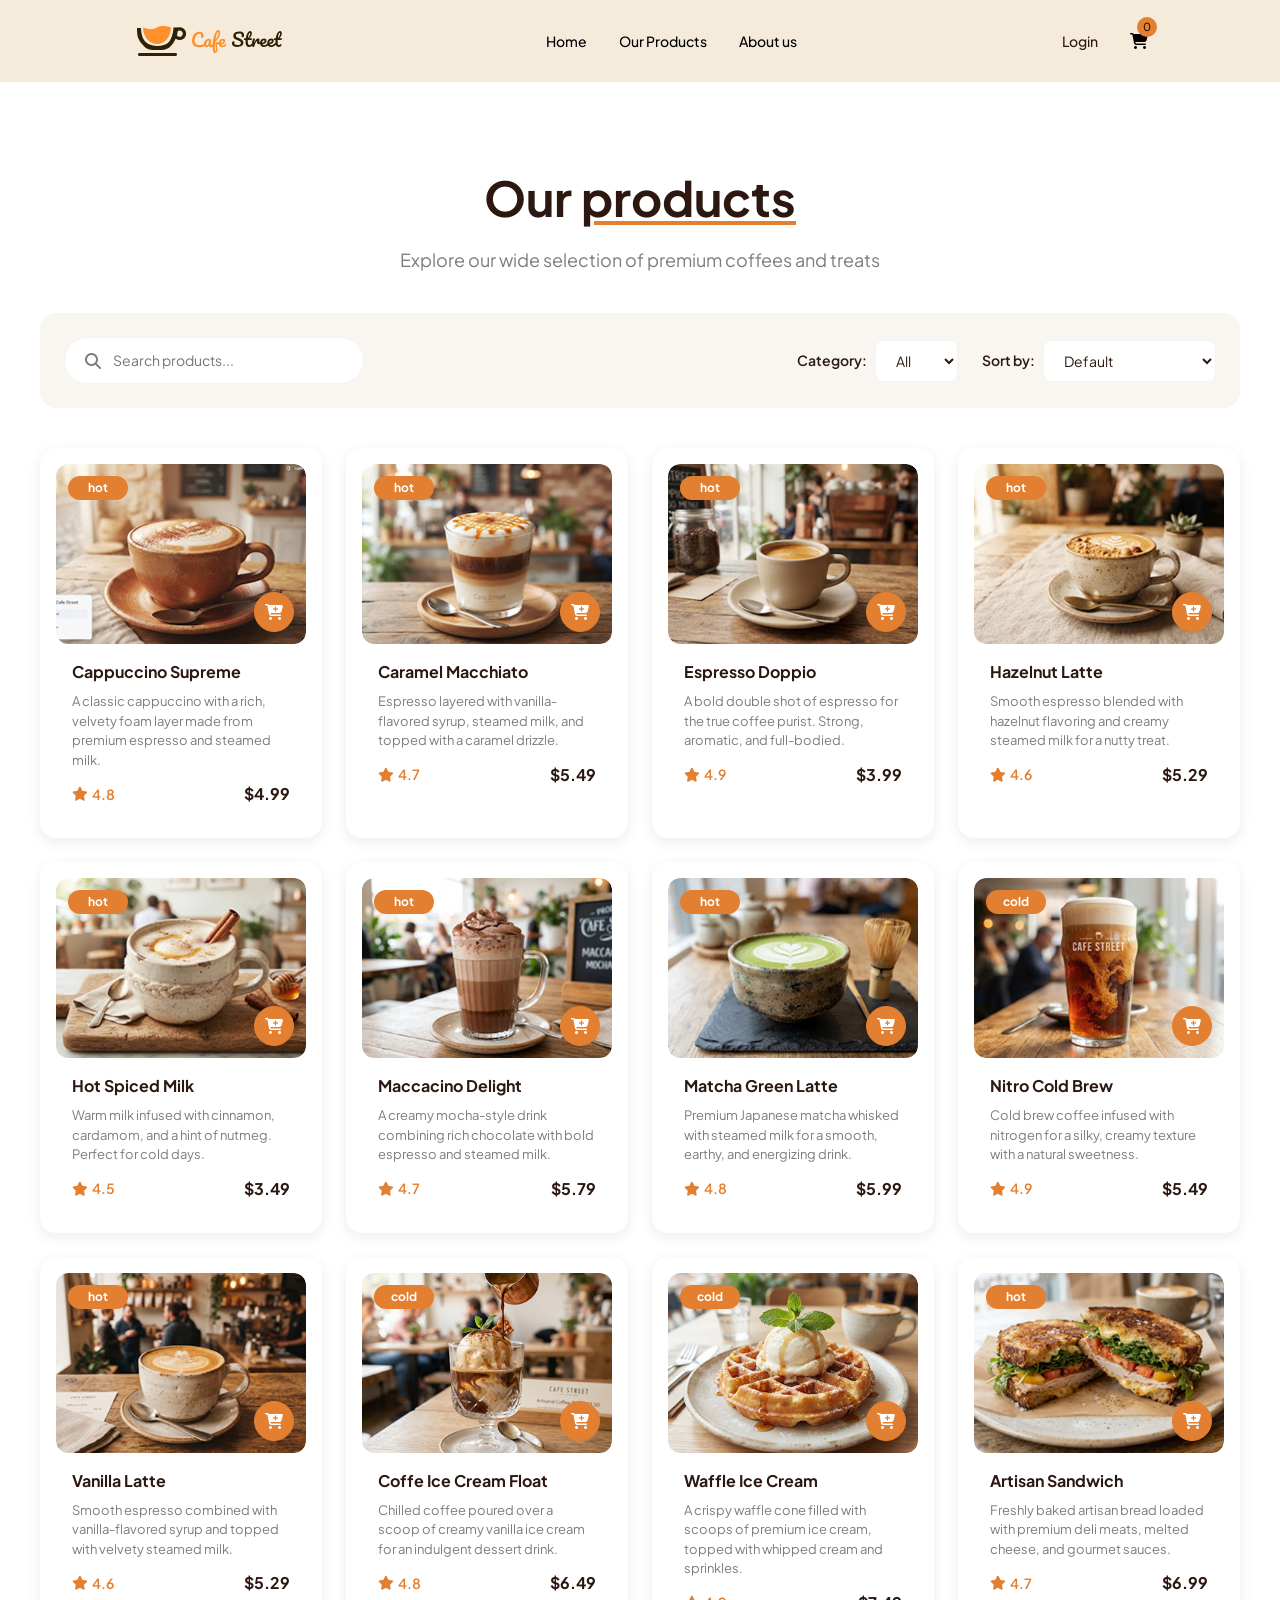
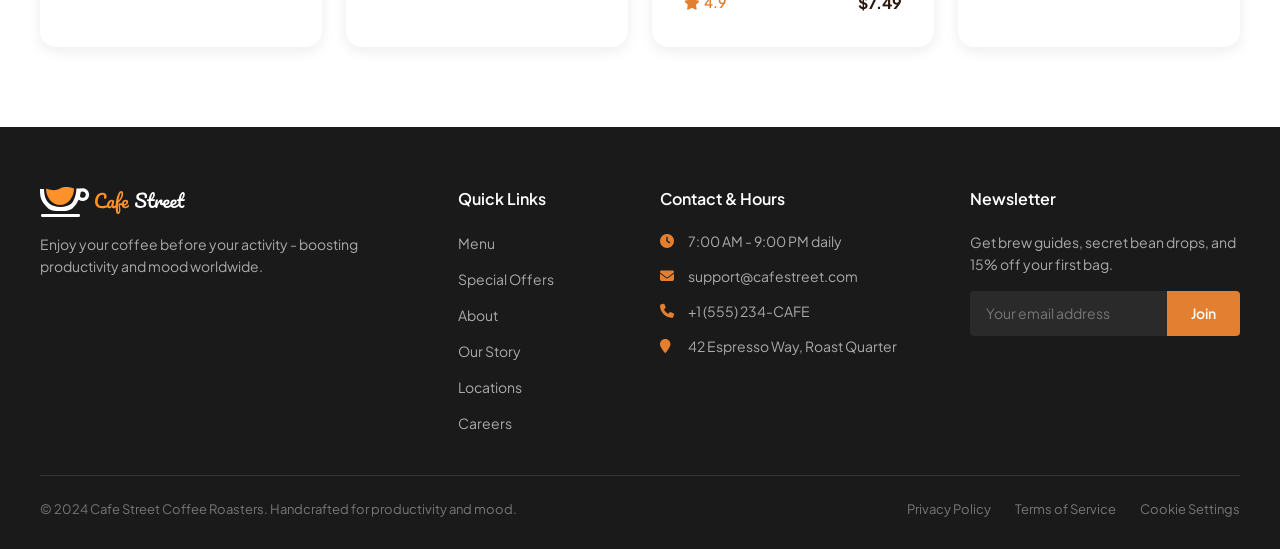
<file: products.html>
<!doctype html>
<html lang="en">
  <head>
    <meta charset="UTF-8" />
    <meta name="viewport" content="width=device-width, initial-scale=1.0" />
    <link
      rel="stylesheet"
      href="https://cdnjs.cloudflare.com/ajax/libs/font-awesome/6.5.1/css/all.min.css"
    />
    <link
      rel="shortcut icon"
      href="./assets/images/logo/favicon.svg"
      type="image/x-icon"
    />
    <link rel="stylesheet" href="./css/style.css" />
    <link rel="stylesheet" href="./css/products.css" />
    <title>Products - Cafe Street</title>
  </head>
  <body>
    <header>
      <a href="./index.html">
        <img
          src="./assets/images/logo/Logo.svg"
          alt="an image showing the website logo"
        />
      </a>
      <nav>
        <ul>
          <li class="nav-link underline-effect">
            <a href="./index.html">Home</a>
          </li>
          <li class="nav-link underline-effect">
            <a href="./products.html">Our Products</a>
          </li>
          <li class="nav-link underline-effect">
            <a href="./about.html">About us</a>
          </li>

        </ul>
      </nav>
      <div class="controls">
        <div id="auth-controls" class="greeting">
          <a href="./login.html" class="login-btn">Login</a>
        </div>
        <div class="cart">
          <a href="./cart.html" class="underline-effect"
            ><i class="fa-solid fa-cart-shopping"></i
          ></a>
          <span>0</span>
        </div>
      </div>
    </header>

    <div class="container">
      <section class="products-hero">
        <div class="products-hero-content">
          <h1>Our <span>products</span></h1>
          <p>Explore our wide selection of premium coffees and treats</p>
        </div>
      </section>

      <section class="products-controls">
        <div class="products-search">
          <i class="fa-solid fa-search"></i>
          <input type="text" id="search-input" placeholder="Search products..." />
        </div>
        <div class="products-filters">
          <div class="filter-group">
            <label>Category:</label>
            <select id="category-selector">
              <option value="all">All</option>
            </select>
          </div>
          <div class="filter-group">
            <label>Sort by:</label>
            <select id="sort-selector">
              <option value="default">Default</option>
              <option value="name-asc">Name (A-Z)</option>
              <option value="name-desc">Name (Z-A)</option>
              <option value="price-asc">Price (Low to High)</option>
              <option value="price-desc">Price (High to Low)</option>
            </select>
          </div>
        </div>
      </section>

      <section id="products-container" class="products-grid"></section>
    </div>

    <footer>
      <div class="footer-top">
        <div class="footer-brand">
          <img src="./assets/images/logo/Logo white.svg" alt="" />
          <p>
            Enjoy your coffee before your activity - boosting productivity and
            mood worldwide.
          </p>
        </div>

        <div class="footer-links">
          <h3>Quick Links</h3>
          <ul>
            <li><a href="#">Menu</a></li>
            <li><a href="#">Special Offers</a></li>
            <li><a href="#">About</a></li>
            <li><a href="#">Our Story</a></li>
            <li><a href="#">Locations</a></li>
            <li><a href="#">Careers</a></li>
          </ul>
        </div>

        <div class="footer-contact">
          <h3>Contact & Hours</h3>
          <ul>
            <li>
              <i class="fa-solid fa-clock"></i>
              <span>7:00 AM - 9:00 PM daily</span>
            </li>
            <li>
              <i class="fa-solid fa-envelope"></i>
              <span>support@cafestreet.com</span>
            </li>
            <li>
              <i class="fa-solid fa-phone"></i>
              <span>+1 (555) 234-CAFE</span>
            </li>
            <li>
              <i class="fa-solid fa-location-pin"></i>
              <span>42 Espresso Way, Roast Quarter</span>
            </li>
          </ul>
        </div>

        <div class="footer-newsletter">
          <h3>Newsletter</h3>
          <p>Get brew guides, secret bean drops, and 15% off your first bag.</p>
          <form class="newsletter-form">
            <input type="email" placeholder="Your email address" />
            <button type="submit">Join</button>
          </form>
        </div>
      </div>

      <div class="footer-bottom">
        <p>
          &copy; 2024 Cafe Street Coffee Roasters. Handcrafted for productivity
          and mood.
        </p>
        <div class="footer-legal">
          <a href="#">Privacy Policy</a>
          <a href="#">Terms of Service</a>
          <a href="#">Cookie Settings</a>
        </div>
      </div>
    </footer>

    <script type="module" src="./js/products.js" defer></script>
    <script type="module" src="./js/navbar.js"></script>
  </body>
</html>
</file>
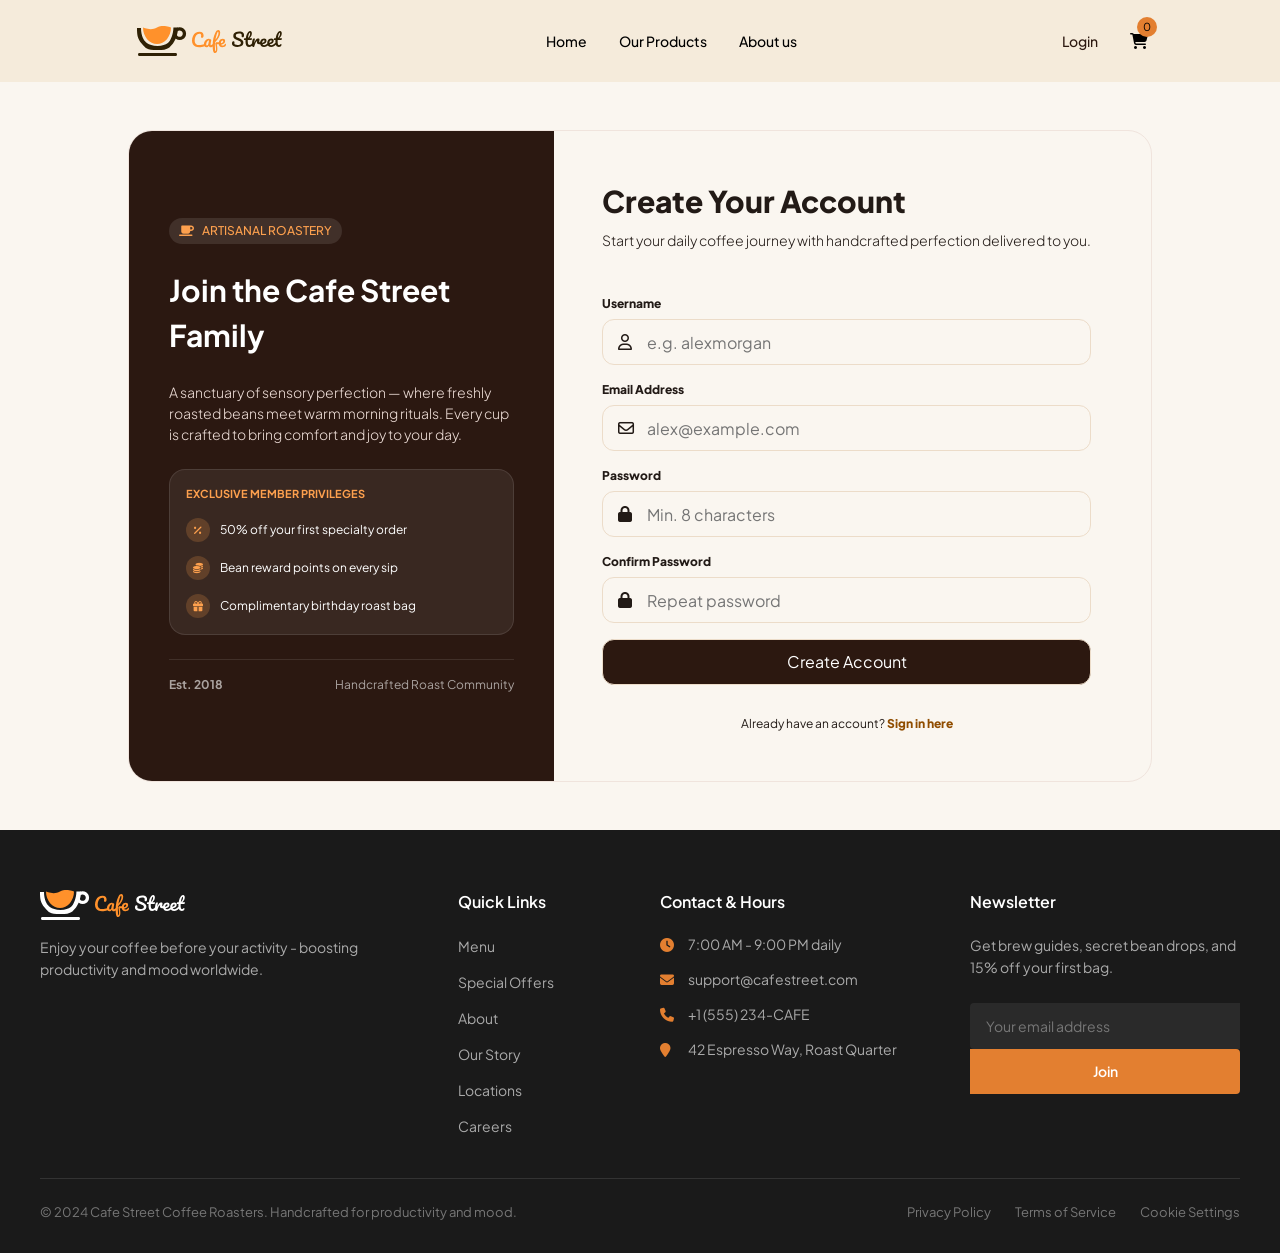
<file: register.html>
<!doctype html>
<html lang="en">
  <head>
    <meta charset="UTF-8" />
    <meta name="viewport" content="width=device-width, initial-scale=1.0" />
    <link
      rel="stylesheet"
      href="https://cdnjs.cloudflare.com/ajax/libs/font-awesome/6.5.1/css/all.min.css"
    />
    <link
      rel="shortcut icon"
      href="./assets/images/logo/favicon.svg"
      type="image/x-icon"
    />
    <link rel="stylesheet" href="./css/style.css" />
    <link rel="stylesheet" href="./css/auth.css" />
    <title>Register - Cafe Street</title>
  </head>
  <body>
    <header>
      <a href="./index.html">
        <img
          src="./assets/images/logo/Logo.svg"
          alt="an image showing the website logo"
        />
      </a>
      <nav>
        <ul>
          <li class="nav-link underline-effect">
            <a href="./index.html">Home</a>
          </li>
          <li class="nav-link underline-effect">
            <a href="./products.html">Our Products</a>
          </li>
          <li class="nav-link underline-effect">
            <a href="./about.html">About us</a>
          </li>
        </ul>
      </nav>
      <div class="controls">
        <div id="auth-controls" class="greeting">
          <a href="./login.html" class="login-btn">Login</a>
        </div>
        <div class="cart">
          <a href="./cart.html" class="underline-effect"
            ><i class="fa-solid fa-cart-shopping"></i
          ></a>
          <span>0</span>
        </div>
      </div>
    </header>

    <main>
      <aside class="hero">
        <section class="hero-content">
          <div class="tag">
            <i class="fa-solid fa-mug-saucer"></i>
            <p>ARTISANAL ROASTERY</p>
          </div>
          <h2>Join the Cafe Street Family</h2>
          <h4>
            A sanctuary of sensory perfection — where freshly roasted beans meet
            warm morning rituals. Every cup is crafted to bring comfort and joy
            to your day.
          </h4>
          <div class="privileges">
            <h5>EXCLUSIVE MEMBER PRIVILEGES</h5>
            <ul>
              <li>
                <i class="fa-solid fa-percent"></i>
                <p>50% off your first specialty order</p>
              </li>
              <li>
                <i class="fa-solid fa-coins"></i>
                <p>Bean reward points on every sip</p>
              </li>
              <li>
                <i class="fa-solid fa-gift"></i>
                <p>Complimentary birthday roast bag</p>
              </li>
            </ul>
          </div>
        </section>
        <section class="hero-last">
          <h4>Est. 2018</h4>
          <p>Handcrafted Roast Community</p>
        </section>
      </aside>
      <section class="form-area">
        <h1>Create Your Account</h1>
        <h3>
          Start your daily coffee journey with handcrafted perfection delivered
          to you.
        </h3>
        <p id="register-error" class="error-message"></p>
        <form id="register-form">
          <div>
            <label for="username">Username</label>
            <div class="input">
              <i class="fa-regular fa-user"></i>
              <input
                type="text"
                name="username"
                id="username"
                placeholder="e.g. alexmorgan"
              />
            </div>
          </div>
          <div>
            <label for="email">Email Address</label>
            <div class="input">
              <i class="fa-regular fa-envelope"></i>
              <input
                type="email"
                name="email"
                id="email"
                placeholder="alex@example.com"
              />
            </div>
          </div>
          <div>
            <label for="password">Password</label>
            <div class="input">
              <i class="fa-solid fa-lock"></i>
              <input
                type="password"
                name="password"
                id="password"
                placeholder="Min. 8 characters"
              />
            </div>
          </div>
          <div>
            <label for="confirm-password">Confirm Password</label>
            <div class="input">
              <i class="fa-solid fa-lock"></i>
              <input
                type="password"
                name="confirm-password"
                id="confirm-password"
                placeholder="Repeat password"
              />
            </div>
          </div>
          <input type="submit" value="Create Account" />
        </form>
        <p class="register-now">
          Already have an account? <a href="login.html">Sign in here</a>
        </p>
      </section>
    </main>

    <footer>
      <div class="footer-top">
        <div class="footer-brand">
          <img src="./assets/images/logo/Logo white.svg" alt="" />
          <p>
            Enjoy your coffee before your activity - boosting productivity and
            mood worldwide.
          </p>
        </div>

        <div class="footer-links">
          <h3>Quick Links</h3>
          <ul>
            <li><a href="#">Menu</a></li>
            <li><a href="#">Special Offers</a></li>
            <li><a href="#">About</a></li>
            <li><a href="#">Our Story</a></li>
            <li><a href="#">Locations</a></li>
            <li><a href="#">Careers</a></li>
          </ul>
        </div>

        <div class="footer-contact">
          <h3>Contact & Hours</h3>
          <ul>
            <li>
              <i class="fa-solid fa-clock"></i>
              <span>7:00 AM - 9:00 PM daily</span>
            </li>
            <li>
              <i class="fa-solid fa-envelope"></i>
              <span>support@cafestreet.com</span>
            </li>
            <li>
              <i class="fa-solid fa-phone"></i>
              <span>+1 (555) 234-CAFE</span>
            </li>
            <li>
              <i class="fa-solid fa-location-pin"></i>
              <span>42 Espresso Way, Roast Quarter</span>
            </li>
          </ul>
        </div>

        <div class="footer-newsletter">
          <h3>Newsletter</h3>
          <p>Get brew guides, secret bean drops, and 15% off your first bag.</p>
          <form class="newsletter-form">
            <input type="email" placeholder="Your email address" />
            <button type="submit">Join</button>
          </form>
        </div>
      </div>

      <div class="footer-bottom">
        <p>
          &copy; 2024 Cafe Street Coffee Roasters. Handcrafted for productivity
          and mood.
        </p>
        <div class="footer-legal">
          <a href="#">Privacy Policy</a>
          <a href="#">Terms of Service</a>
          <a href="#">Cookie Settings</a>
        </div>
      </div>
    </footer>

    <script type="module" src="./js/register.js"></script>
    <script type="module" src="./js/navbar.js"></script>
  </body>
</html>
</file>
<file: css/style.css>
@import url("https://fonts.googleapis.com/css2?family=Plus+Jakarta+Sans:wght@200..800&display=swap");

*,
*::before,
*::after {
  box-sizing: border-box;
  margin: 0;
  padding: 0;
}

/* ===== BASE ===== */

html {
  scroll-behavior: smooth;
}

body {
  min-height: 100vh;
  line-height: 1.5;
  font-family: "Plus Jakarta Sans", sans-serif;
  text-rendering: optimizeSpeed;
}

img,
picture,
video,
canvas,
svg {
  display: block;
  max-width: 100%;
}

input,
button,
textarea,
select {
  font: inherit;
}

button {
  cursor: pointer;
}

a {
  color: inherit;
  text-decoration: none;
}

ul,
ol {
  list-style: none;
}

table {
  border-collapse: collapse;
  border-spacing: 0;
}

/* EFFECTS */

/* UNDERLINE EFFECT */

.underline-effect {
  position: relative;
}

.underline-effect::after {
  content: "";
  position: absolute;
  bottom: -3px;
  left: 0;
  width: 0;
  height: 2px;
  background-color: #e37f30;
  transition: width 0.3s ease;
}

.underline-effect:hover::after {
  width: 100%;
}

::-moz-selection {
  background-color: #e37f30;
  color: #ffffff;
}

::selection {
  background-color: #e37f30;
  color: #ffffff;
}

/* ===== NAVBAR ===== */

header {
  width: 100%;
  display: flex;
  justify-content: space-around;
  align-items: center;
  padding: 26px 0px;
  height: fit-content;
  background-color: #f5ebdb;
  position: sticky;
  top: 0;
  z-index: 9999;
}

/* NAVLOGO */

header > a > img {
  width: 150px;
}

/* NAVLINKS */

nav > ul {
  display: flex;
  align-items: center;
  gap: 32px;
}

.nav-link {
  font-size: 14px;
  font-weight: 500;
}

.controls {
  display: flex;
  gap: 32px;
  align-items: center;
  justify-content: center;
}

.greeting {
  display: flex;
  align-items: center;
  gap: 12px;
}

.greeting p {
  font-size: 14px;
  font-weight: 500;
}

.greeting span {
  color: #e37f30;
}

.login-btn {
  font-size: 14px;
  font-weight: 500;
  color: #2c1810;
  position: relative;
}

.login-btn::after {
  content: "";
  position: absolute;
  bottom: -3px;
  left: 0;
  width: 0;
  height: 2px;
  background-color: #e37f30;
  transition: width 0.3s ease;
}

.login-btn:hover::after {
  width: 100%;
}

.logout-btn {
  padding: 8px 20px;
  background-color: #ef4444;
  color: #ffffff;
  border-radius: 8px;
  font-size: 14px;
  font-weight: 600;
  cursor: pointer;
  border: none;
  transition-duration: 0.3s;
}

.logout-btn:hover {
  background-color: #dc2626;
}

.cart {
  position: relative;
}

.cart span {
  display: flex;
  align-items: center;
  justify-content: center;
  position: absolute;
  width: 20px;
  height: 20px;
  font-size: 11px;
  background-color: #e37f30;
  border-radius: 9999px;
  top: -50%;
  right: -50%;
}

/* FOOTER */

footer {
  background-color: #1a1a1a;
  color: #fff;
  padding: 60px 40px 30px;
}

.footer-top {
  display: flex;
  justify-content: space-between;
  gap: 40px;
  max-width: 1200px;
  margin: 0 auto;
  padding-bottom: 40px;
  border-bottom: 1px solid #333;
}

.footer-brand {
  width: 35%;
}

.footer-brand img {
  margin-bottom: 16px;
}

.footer-brand h2 {
  font-size: 24px;
  font-weight: 700;
  margin-bottom: 12px;
}

.footer-brand p {
  font-size: 14px;
  color: #aaa;
  line-height: 1.6;
  margin-bottom: 20px;
}

.footer-links {
  width: 15%;
}

.footer-links h3,
.footer-contact h3,
.footer-newsletter h3 {
  font-size: 16px;
  font-weight: 600;
  margin-bottom: 20px;
}

.footer-links ul {
  display: flex;
  flex-direction: column;
  gap: 12px;
}

.footer-links a {
  font-size: 14px;
  color: #aaa;
  transition: color 0.3s ease;
}

.footer-links a:hover {
  color: #e37f30;
}

.footer-contact {
  width: 25%;
}

.footer-contact ul {
  display: flex;
  flex-direction: column;
  gap: 14px;
}

.footer-contact li {
  display: flex;
  align-items: center;
  gap: 12px;
  font-size: 14px;
  color: #aaa;
}

.footer-contact i {
  width: 16px;
  color: #e37f30;
}

.footer-newsletter {
  width: 25%;
}

.footer-newsletter p {
  font-size: 14px;
  color: #aaa;
  line-height: 1.6;
  margin-bottom: 16px;
}

.newsletter-form {
  display: flex;
  gap: 0;
}

.newsletter-form input {
  width: 100%;
  padding: 12px 16px;
  border: none;
  border-radius: 4px 0 0 4px;
  background-color: #2a2a2a;
  color: #fff;
  font-size: 14px;
  outline: none;
}

.newsletter-form input::placeholder {
  color: #777;
}

.newsletter-form button {
  padding: 12px 24px;
  border: none;
  border-radius: 0 4px 4px 0;
  background-color: #e37f30;
  color: #fff;
  font-size: 14px;
  font-weight: 600;
  cursor: pointer;
  transition: background-color 0.3s ease;
}

.newsletter-form button:hover {
  background-color: #d06a1f;
}

.footer-bottom {
  max-width: 1200px;
  margin: 0 auto;
  padding-top: 24px;
  display: flex;
  justify-content: space-between;
  align-items: center;
}

.footer-bottom p {
  font-size: 13px;
  color: #777;
}

.footer-legal {
  display: flex;
  gap: 24px;
}

.footer-legal a {
  font-size: 13px;
  color: #777;
  transition: color 0.3s ease;
}

.footer-legal a:hover {
  color: #e37f30;
}
</file>
<file: css/home.css>
.container {
  width: 1200px;
  margin: auto;
}

main {
  display: flex;
  width: 100%;
  justify-content: space-between;
  align-items: center;
  margin: 120px 0px;
}

.main-content {
  display: flex;
  flex-direction: column;
  width: 480px;
  gap: 24px;
}

.main-content h1 {
  font-size: 48px;
  font-weight: 700;
}

.main-content h1 span {
  color: #fb9239;
}

.main-content h4 {
  font-size: 18px;
  font-weight: 500;
  color: #7e7d7a;
}

.main-content a {
  padding: 12px 32px;
  border-radius: 9999px;
  width: fit-content;
  background-color: #2e2108;
  color: #ffffff;
  font-size: 14px;
  font-weight: 500;
  display: flex;
  gap: 10px;
  transition-duration: 0.5s;
}

.main-content a:hover {
  scale: 1.05;
}

.main-content a i {
  width: 22px;
  height: 22px;
  display: inline-flex;
  justify-content: center;
  align-items: center;
  border-radius: 50%;
  background-color: #fb9239;
  color: #ffffff;
  font-size: 12px;
}

main img {
  width: 510px;
}

.popular {
  width: 100%;
  display: flex;
  flex-direction: column;
  gap: 40px;
}

.popular-header {
  display: flex;
  justify-content: space-between;
  align-items: center;
}

.popular-header-text h2 {
  font-size: 30px;
  font-weight: 900;
}

.popular-header-text h2 span {
  text-decoration: underline;
  text-decoration-color: #e37f30;
  text-decoration-thickness: 4px;
  text-underline-offset: 4px;
}

.popular-header-controls {
  display: flex;
  justify-content: space-between;
  align-items: center;
  width: 92px;
}

.popular-header-controls button {
  width: 40px;
  height: 40px;
  background-color: #e37f30;
  border: #e37f30 solid 1px;
  border-radius: 50%;
  display: flex;
  justify-content: center;
  align-items: center;
  color: #ffffff;
  font-weight: 900;
  font-size: 16px;
  transition-duration: 0.5s;
}

.popular-header-controls button:hover {
  color: #e37f30;
  background-color: #ffffff;
}

.carousel {
  width: 100%;
  padding: 32px;
  border-radius: 32px;
  border: #f2dac4 solid 1px;
  background-color: rgb(251, 233, 215, 0.5);
  overflow: hidden;
}

#carousel-products {
  display: flex;
  gap: 18px;
  transition: transform 0.5s ease;
}

.carousel-product {
  min-width: calc((100% - 36px) / 3);
  height: 349px;
  padding: 16px;
  background-color: #ffffff;
  border-radius: 16px;
  box-shadow: 0px 4px 14px 0px rgb(44, 24, 16, 0.05);
  transition-duration: 0.5s;
  border: transparent solid 1px;
}

.carousel-product:hover {
  border: #e37f30 solid 1px;
}

.carousel-product-image {
  position: relative;
  width: 335px;
  overflow: hidden;
  border-radius: 12px;
}

.carousel-product-image img {
  transition-duration: 0.5s;
  object-fit: cover;
  border-radius: 12px;
}

.carousel-product-tag {
  position: absolute;
  top: 12px;
  left: 12px;
  background-color: #e37f30;
  width: 60px;
  height: 24px;
  display: flex;
  justify-content: center;
  align-items: center;
  border-radius: 9999px;
  color: #ffffff;
  font-size: 12px;
  font-weight: 700;
}

.carousel-product-details-header {
  display: flex;
  justify-content: space-between;
  margin: 10px;
}

.carousel-product-add-to-cart-btn {
  position: absolute;
  bottom: 12px;
  right: 12px;
  width: 40px;
  height: 40px;
  background-color: #e37f30;
  border: #e37f30 solid 1px;
  border-radius: 50%;
  display: flex;
  justify-content: center;
  align-items: center;
  color: #ffffff;
  font-weight: 900;
  font-size: 16px;
  cursor: pointer;
  transition-duration: 0.5s;
}

.carousel-product-add-to-cart-btn:hover {
  color: #e37f30;
  background-color: #ffffff;
}

.categories {
  margin: 80px 0;
  text-align: center;
}

.categories-header {
  margin-bottom: 48px;
}

.categories-header h2 {
  font-size: 36px;
  font-weight: 700;
  color: #2c1810;
}

.categories-header h2 span {
  text-decoration: underline;
  text-decoration-color: #e37f30;
  text-decoration-thickness: 4px;
  text-underline-offset: 4px;
}

.categories-header p {
  font-size: 18px;
  color: #7e7d7a;
  margin-top: 12px;
}

.categories-grid {
  display: flex;
  justify-content: center;
  gap: 24px;
  flex-wrap: wrap;
}

.category-card {
  width: 200px;
  padding: 32px 24px;
  background-color: #ffffff;
  border-radius: 16px;
  box-shadow: 0px 4px 14px 0px rgb(44, 24, 16, 0.08);
  text-align: center;
  transition-duration: 0.3s;
  border: 2px solid transparent;
}

.category-card:hover {
  border-color: #e37f30;
  transform: translateY(-5px);
}

.category-icon {
  width: 80px;
  height: 80px;
  margin: 0 auto 16px;
  background-color: rgba(227, 127, 48, 0.1);
  border-radius: 50%;
  display: flex;
  justify-content: center;
  align-items: center;
  font-size: 32px;
  color: #e37f30;
}

.category-card h3 {
  font-size: 18px;
  font-weight: 700;
  color: #2c1810;
}

.how-it-works {
  margin: 80px 0;
  text-align: center;
}

.how-it-works-header {
  margin-bottom: 48px;
}

.how-it-works-header h2 {
  font-size: 36px;
  font-weight: 700;
  color: #2c1810;
}

.how-it-works-header p {
  font-size: 16px;
  color: #7e7d7a;
  margin-top: 12px;
}

.how-it-works-cards {
  display: flex;
  justify-content: center;
  gap: 24px;
}

.how-it-works-card {
  width: 300px;
  padding: 32px 24px;
  background-color: #ffffff;
  border-radius: 16px;
  box-shadow: 0px 4px 14px 0px rgb(44, 24, 16, 0.08);
  display: flex;
  flex-direction: column;
  align-items: center;
  gap: 16px;
  transition-duration: 0.5s;
}

.how-it-works-card:hover {
  scale: 1.05;
}

.how-it-works-card-icon {
  width: 72px;
  height: 72px;
  background-color: #e37f30;
  border-radius: 50%;
  display: flex;
  justify-content: center;
  align-items: center;
  color: #ffffff;
  font-size: 28px;
}

.how-it-works-card h3 {
  font-size: 20px;
  font-weight: 700;
  color: #2c1810;
}

.how-it-works-card p {
  font-size: 14px;
  color: #7e7d7a;
}

.about-us {
  margin: 80px 0;
  display: flex;
  justify-content: space-between;
  align-items: center;
  gap: 48px;
}

.about-us-content {
  width: 500px;
  display: flex;
  flex-direction: column;
  gap: 20px;
}

.about-us-content h2 {
  font-size: 36px;
  font-weight: 700;
  color: #2c1810;
}

.about-us-content h2 span {
  text-decoration: underline;
  text-decoration-color: #e37f30;
  text-decoration-thickness: 4px;
  text-underline-offset: 4px;
}

.about-us-content h3 {
  font-size: 24px;
  font-weight: 700;
  color: #2c1810;
}

.about-us-content p {
  font-size: 16px;
  color: #7e7d7a;
}

.about-us-content a {
  padding: 12px 32px;
  border-radius: 9999px;
  width: fit-content;
  background-color: #2e2108;
  border: #2e2108 solid 1px;
  color: #ffffff;
  font-size: 14px;
  font-weight: 500;
  display: flex;
  align-items: center;
  gap: 10px;
  transition-duration: 0.5s;
}

.about-us-content a:hover {
  color: #2e2108;
  background-color: #ffffff;
}

.about-us-image {
  width: 500px;
  display: flex;
  justify-content: center;
  align-items: center;
}

.about-us-image img {
  width: 100%;
  max-width: 450px;
  border-radius: 16px;
}

.promo-banner {
  margin: 80px 0;
  padding: 64px 32px;
  background-color: #2e2108;
  border-radius: 16px;
  text-align: center;
}

.promo-banner-content {
  display: flex;
  flex-direction: column;
  align-items: center;
  gap: 20px;
}

.promo-badge {
  width: 80px;
  height: 80px;
  background-color: #e37f30;
  border-radius: 50%;
  display: flex;
  justify-content: center;
  align-items: center;
  color: #ffffff;
  font-size: 28px;
  font-weight: 900;
}

.promo-banner h2 {
  font-size: 36px;
  font-weight: 700;
  color: #ffffff;
}

.promo-banner p {
  font-size: 16px;
  color: #d4cfc9;
}

.promo-form {
  display: flex;
  gap: 12px;
  margin-top: 12px;
}

.promo-form input {
  padding: 14px 20px;
  border-radius: 9999px;
  border: none;
  width: 280px;
  font-size: 14px;
}

.promo-form button {
  padding: 14px 32px;
  border-radius: 9999px;
  border: #e37f30 solid 1px;
  background-color: #e37f30;
  color: #ffffff;
  font-size: 14px;
  font-weight: 600;
  cursor: pointer;
  transition-duration: 0.5s;
}

.promo-form button:hover {
  color: #e37f30;
  background-color: #ffffff;
}

.testimonials {
  margin: 80px 0;
  text-align: center;
}

.testimonials-header {
  margin-bottom: 48px;
}

.testimonials-header h2 {
  font-size: 36px;
  font-weight: 700;
  color: #2c1810;
}

.testimonials-header p {
  font-size: 16px;
  color: #7e7d7a;
  margin-top: 12px;
}

.testimonials-cards {
  display: flex;
  justify-content: center;
  gap: 24px;
}

.testimonial-card {
  width: 340px;
  padding: 32px 24px;
  background-color: #f9f5f0;
  border-radius: 16px;
  border: 1px solid #f3f4f6;
  display: flex;
  flex-direction: column;
  align-items: center;
  gap: 16px;
  transition-duration: 0.5s;
}

.testimonial-card:hover {
  scale: 1.05;
}

.testimonial-quote {
  width: 48px;
  height: 48px;
  background-color: #e37f30;
  border-radius: 50%;
  display: flex;
  justify-content: center;
  align-items: center;
  color: #ffffff;
  font-size: 20px;
}

.testimonial-text {
  font-size: 14px;
  color: #7e7d7a;
  line-height: 1.6;
  font-style: italic;
}

.testimonial-author h4 {
  font-size: 16px;
  font-weight: 700;
  color: #2c1810;
}

@media (max-width: 768px) {
  .testimonials-cards {
    flex-direction: column;
    align-items: center;
  }

  .testimonial-card {
    width: 100%;
    max-width: 340px;
  }
}
</file>
<file: css/about.css>
.container {
  width: 1200px;
  margin: auto;
}

.about-hero {
  margin: 80px 0;
  text-align: center;
}

.about-hero-content h1 {
  font-size: 48px;
  font-weight: 700;
  color: #2c1810;
}

.about-hero-content h1 span {
  text-decoration: underline;
  text-decoration-color: #e37f30;
  text-decoration-thickness: 4px;
  text-underline-offset: 4px;
}

.about-hero-content p {
  font-size: 18px;
  color: #7e7d7a;
  margin-top: 16px;
}

.about-company {
  margin: 80px 0;
  display: flex;
  justify-content: space-between;
  align-items: center;
  gap: 48px;
}

.about-company-image {
  width: 500px;
}

.about-collage {
  display: grid;
  grid-template-columns: 1fr 1fr;
  grid-template-rows: 1fr 1fr;
  gap: 12px;
}

.about-collage img {
  width: 100%;
  height: 244px;
  object-fit: cover;
  border-radius: 12px;
}

.collage-img-1 {
  grid-column: 1;
  grid-row: 1;
}

.collage-img-2 {
  grid-column: 2;
  grid-row: 1;
}

.collage-img-3 {
  grid-column: 1;
  grid-row: 2;
}

.collage-img-4 {
  grid-column: 2;
  grid-row: 2;
}

.about-company-content {
  width: 500px;
  display: flex;
  flex-direction: column;
  gap: 20px;
}

.about-company-content h2 {
  font-size: 36px;
  font-weight: 700;
  color: #2c1810;
}

.about-company-content h2 span {
  text-decoration: underline;
  text-decoration-color: #e37f30;
  text-decoration-thickness: 4px;
  text-underline-offset: 4px;
}

.about-company-content p {
  font-size: 16px;
  color: #7e7d7a;
  line-height: 1.8;
}

.about-vision-mission {
  margin: 80px 0;
  text-align: center;
}

.about-vision-mission-header {
  margin-bottom: 48px;
}

.about-vision-mission-header h2 {
  font-size: 36px;
  font-weight: 700;
  color: #2c1810;
}

.about-vision-mission-header h2 span {
  text-decoration: underline;
  text-decoration-color: #e37f30;
  text-decoration-thickness: 4px;
  text-underline-offset: 4px;
}

.about-vision-mission-header p {
  font-size: 16px;
  color: #7e7d7a;
  margin-top: 12px;
}

.about-vision-mission-cards {
  display: flex;
  justify-content: center;
  gap: 24px;
}

.about-vision-card,
.about-mission-card {
  width: 480px;
  padding: 32px 24px;
  background-color: #f9f5f0;
  border-radius: 16px;
  display: flex;
  flex-direction: column;
  align-items: center;
  gap: 16px;
  transition-duration: 0.5s;
}

.about-vision-card:hover,
.about-mission-card:hover {
  scale: 1.03;
}

.about-vision-icon {
  width: 72px;
  height: 72px;
  background-color: #e37f30;
  border-radius: 50%;
  display: flex;
  justify-content: center;
  align-items: center;
  color: #ffffff;
  font-size: 28px;
}

.about-vision-card h3,
.about-mission-card h3 {
  font-size: 22px;
  font-weight: 700;
  color: #2c1810;
}

.about-vision-card p,
.about-mission-card p {
  font-size: 14px;
  color: #7e7d7a;
  line-height: 1.7;
}

.about-values {
  margin: 80px 0;
  text-align: center;
}

.about-values-header {
  margin-bottom: 48px;
}

.about-values-header h2 {
  font-size: 36px;
  font-weight: 700;
  color: #2c1810;
}

.about-values-header h2 span {
  text-decoration: underline;
  text-decoration-color: #e37f30;
  text-decoration-thickness: 4px;
  text-underline-offset: 4px;
}

.about-values-header p {
  font-size: 16px;
  color: #7e7d7a;
  margin-top: 12px;
}

.about-values-cards {
  display: flex;
  justify-content: center;
  gap: 24px;
}

.about-value-card {
  width: 300px;
  padding: 32px 24px;
  background-color: #f9f5f0;
  border-radius: 16px;
  display: flex;
  flex-direction: column;
  align-items: center;
  gap: 16px;
  transition-duration: 0.5s;
}

.about-value-card:hover {
  scale: 1.05;
}

.about-value-icon {
  width: 72px;
  height: 72px;
  background-color: #e37f30;
  border-radius: 50%;
  display: flex;
  justify-content: center;
  align-items: center;
  color: #ffffff;
  font-size: 28px;
}

.about-value-card h3 {
  font-size: 20px;
  font-weight: 700;
  color: #2c1810;
}

.about-value-card p {
  font-size: 14px;
  color: #7e7d7a;
}

.about-contact {
  margin: 80px 0;
}

.about-contact-header {
  text-align: center;
  margin-bottom: 48px;
}

.about-contact-header h2 {
  font-size: 36px;
  font-weight: 700;
  color: #2c1810;
}

.about-contact-header h2 span {
  text-decoration: underline;
  text-decoration-color: #e37f30;
  text-decoration-thickness: 4px;
  text-underline-offset: 4px;
}

.about-contact-header p {
  font-size: 16px;
  color: #7e7d7a;
  margin-top: 12px;
}

.about-contact-content {
  display: flex;
  justify-content: space-between;
  gap: 48px;
}

.about-contact-info {
  width: 500px;
  display: flex;
  flex-direction: column;
  gap: 24px;
}

.about-contact-item {
  display: flex;
  align-items: flex-start;
  gap: 16px;
}

.about-contact-icon {
  width: 48px;
  height: 48px;
  min-width: 48px;
  background-color: #e37f30;
  border-radius: 50%;
  display: flex;
  justify-content: center;
  align-items: center;
  color: #ffffff;
  font-size: 18px;
}

.about-contact-item h4 {
  font-size: 16px;
  font-weight: 700;
  color: #2c1810;
  margin-bottom: 4px;
}

.about-contact-item p {
  font-size: 14px;
  color: #7e7d7a;
}

.about-contact-map {
  width: 500px;
}

.about-contact-map img {
  width: 100%;
  height: 100%;
  object-fit: cover;
  border-radius: 16px;
}

@media (max-width: 768px) {
  .about-company,
  .about-contact-content {
    flex-direction: column;
  }

  .about-company-image,
  .about-company-content,
  .about-contact-info,
  .about-contact-map {
    width: 100%;
  }

  .about-vision-mission-cards,
  .about-values-cards {
    flex-direction: column;
    align-items: center;
  }

  .about-vision-card,
  .about-mission-card {
    width: 100%;
    max-width: 480px;
  }
}
</file>
<file: css/cart.css>
.container {
  width: 1200px;
  margin: auto;
}

.cart-hero {
  margin: 80px 0 40px;
  text-align: center;
}

.cart-hero-content h1 {
  font-size: 48px;
  font-weight: 700;
  color: #2c1810;
}

.cart-hero-content h1 span {
  text-decoration: underline;
  text-decoration-color: #e37f30;
  text-decoration-thickness: 4px;
  text-underline-offset: 4px;
}

.cart-hero-content p {
  font-size: 18px;
  color: #7e7d7a;
  margin-top: 12px;
}

.cart-section {
  display: flex;
  gap: 32px;
  margin-bottom: 80px;
}

.cart-items {
  width: 100%;
  display: flex;
  flex-direction: column;
  gap: 16px;
}

.cart-item {
  display: flex;
  align-items: center;
  gap: 20px;
  padding: 20px;
  background-color: #ffffff;
  border-radius: 16px;
  box-shadow: 0px 4px 14px 0px rgb(44, 24, 16, 0.08);
}

.cart-item-image {
  width: 100px;
  height: 100px;
  border-radius: 12px;
  overflow: hidden;
}

.cart-item-image img {
  width: 100%;
  height: 100%;
  object-fit: cover;
}

.cart-item-info {
  width: 100%;
}

.cart-item-info h3 {
  font-size: 16px;
  font-weight: 700;
  color: #2c1810;
  margin-bottom: 4px;
}

.cart-item-price {
  font-size: 14px;
  color: #7e7d7a;
}

.cart-item-quantity {
  display: flex;
  align-items: center;
  gap: 12px;
}

.qty-btn {
  width: 32px;
  height: 32px;
  border-radius: 50%;
  border: 1px solid #f3f4f6;
  background-color: #ffffff;
  display: flex;
  justify-content: center;
  align-items: center;
  cursor: pointer;
  transition-duration: 0.3s;
}

.qty-btn:hover {
  background-color: #e37f30;
  color: #ffffff;
  border-color: #e37f30;
}

.qty-value {
  font-size: 16px;
  font-weight: 700;
  color: #2c1810;
  min-width: 24px;
  text-align: center;
}

.cart-item-total p {
  font-size: 16px;
  font-weight: 700;
  color: #2c1810;
  min-width: 70px;
  text-align: right;
}

.cart-item-remove {
  width: 40px;
  height: 40px;
  min-width: 40px;
  border-radius: 50%;
  border: none;
  background-color: #fef2f2;
  color: #ef4444;
  display: flex;
  justify-content: center;
  align-items: center;
  cursor: pointer;
  transition-duration: 0.3s;
}

.cart-item-remove:hover {
  background-color: #ef4444;
  color: #ffffff;
}

.cart-summary {
  width: 360px;
  padding: 32px;
  background-color: #ffffff;
  border-radius: 16px;
  box-shadow: 0px 4px 14px 0px rgb(44, 24, 16, 0.08);
  height: fit-content;
  position: sticky;
  top: 120px;
}

.cart-summary h2 {
  font-size: 22px;
  font-weight: 700;
  color: #2c1810;
  margin-bottom: 24px;
}

.cart-summary-row {
  display: flex;
  justify-content: space-between;
  margin-bottom: 16px;
  font-size: 14px;
  color: #7e7d7a;
}

.cart-summary-row.discount span:last-child {
  color: #22c55e;
}

.cart-summary hr {
  border: none;
  border-top: 1px solid #f3f4f6;
  margin: 16px 0;
}

.cart-summary-row.total {
  font-size: 18px;
  font-weight: 700;
  color: #2c1810;
}

.cart-summary-row.total span:last-child {
  color: #e37f30;
}

.checkout-btn {
  width: 100%;
  padding: 16px;
  border-radius: 12px;
  border: none;
  background-color: #e37f30;
  color: #ffffff;
  font-size: 16px;
  font-weight: 600;
  cursor: pointer;
  display: flex;
  justify-content: center;
  align-items: center;
  gap: 10px;
  margin-top: 24px;
  transition-duration: 0.5s;
}

.checkout-btn:hover {
  background-color: #2c1810;
}

.continue-shopping {
  display: flex;
  justify-content: center;
  align-items: center;
  gap: 8px;
  margin-top: 16px;
  font-size: 14px;
  color: #7e7d7a;
  transition-duration: 0.3s;
}

.continue-shopping:hover {
  color: #e37f30;
}

.empty-cart {
  width: 100%;
  text-align: center;
  padding: 80px 20px;
  color: #7e7d7a;
}

.empty-cart i {
  font-size: 64px;
  color: #e37f30;
}

.empty-cart h3 {
  font-size: 24px;
  color: #2c1810;
  margin-bottom: 8px;
}

.empty-cart p {
  font-size: 16px;
  margin-bottom: 24px;
}

.continue-shopping-btn {
  display: inline-flex;
  align-items: center;
  gap: 4px;
  padding: 6px 12px;
  background-color: transparent;
  border: 1px solid #7e7d7a;
  color: #7e7d7a;
  border-radius: 6px;
  font-size: 12px;
  font-weight: 500;
  cursor: pointer;
  transition-duration: 0.3s;
}

.continue-shopping-btn i {
  font-size: 10px;
}

.continue-shopping-btn:hover {
  color: #e37f30;
  border-color: #e37f30;
}

@media (max-width: 768px) {
  .cart-section {
    flex-direction: column;
  }

  .cart-summary {
    width: 100%;
  }

  .cart-item {
    flex-wrap: wrap;
  }

  .cart-item-info {
    width: calc(100% - 120px);
  }

  .cart-item-total {
    width: 100%;
    text-align: left;
    margin-top: 8px;
  }

  .cart-item-total p {
    text-align: left;
  }
}
</file>
<file: css/dashboard.css>
.container {
  width: 1200px;
  margin: auto;
}

.dashboard-hero {
  margin: 80px 0 40px;
  text-align: center;
}

.dashboard-hero-content h1 {
  font-size: 48px;
  font-weight: 700;
  color: #2c1810;
}

.dashboard-hero-content h1 span {
  text-decoration: underline;
  text-decoration-color: #e37f30;
  text-decoration-thickness: 4px;
  text-underline-offset: 4px;
}

.dashboard-hero-content p {
  font-size: 18px;
  color: #7e7d7a;
  margin-top: 12px;
}

.stats-section {
  margin-bottom: 48px;
}

.stats-cards {
  display: flex;
  justify-content: center;
  gap: 24px;
}

.stat-card {
  width: 300px;
  display: flex;
  align-items: center;
  gap: 20px;
  padding: 24px;
  background-color: #ffffff;
  border-radius: 16px;
  box-shadow: 0px 4px 14px 0px rgb(44, 24, 16, 0.08);
}

.stat-icon {
  width: 64px;
  height: 64px;
  border-radius: 50%;
  display: flex;
  justify-content: center;
  align-items: center;
  font-size: 24px;
  color: #ffffff;
}

.products-icon {
  background-color: #e37f30;
}

.users-icon {
  background-color: #3b82f6;
}

.orders-icon {
  background-color: #22c55e;
}

.stat-info {
  text-align: center;
}

.stat-info h3 {
  font-size: 28px;
  font-weight: 700;
  color: #2c1810;
}

.stat-info p {
  font-size: 14px;
  color: #7e7d7a;
}

.dashboard-section {
  margin-bottom: 48px;
}

.section-header {
  display: flex;
  justify-content: space-between;
  align-items: center;
  margin-bottom: 24px;
}

.section-header h2 {
  font-size: 30px;
  font-weight: 700;
  color: #2c1810;
}

.section-header h2 span {
  text-decoration: underline;
  text-decoration-color: #e37f30;
  text-decoration-thickness: 4px;
  text-underline-offset: 4px;
}

.add-btn {
  display: flex;
  align-items: center;
  gap: 8px;
  padding: 12px 24px;
  border-radius: 12px;
  border: none;
  background-color: #e37f30;
  color: #ffffff;
  font-size: 14px;
  font-weight: 600;
  cursor: pointer;
  transition-duration: 0.5s;
}

.add-btn:hover {
  background-color: #2c1810;
}

.section-controls {
  margin-bottom: 24px;
}

.search-box {
  display: flex;
  align-items: center;
  gap: 12px;
  background-color: #ffffff;
  padding: 12px 20px;
  border-radius: 9999px;
  width: 400px;
  border: 1px solid #f3f4f6;
}

.search-box i {
  color: #7e7d7a;
}

.search-box input {
  border: none;
  outline: none;
  width: 100%;
  font-size: 14px;
}

.table-container {
  background-color: #ffffff;
  border-radius: 16px;
  box-shadow: 0px 4px 14px 0px rgb(44, 24, 16, 0.08);
  overflow: hidden;
}

.dashboard-table {
  width: 100%;
  border-collapse: collapse;
}

.dashboard-table thead {
  background-color: #f9f5f0;
}

.dashboard-table th {
  padding: 16px 20px;
  text-align: left;
  font-size: 14px;
  font-weight: 600;
  color: #2c1810;
}

.dashboard-table td {
  padding: 16px 20px;
  font-size: 14px;
  color: #7e7d7a;
  border-top: 1px solid #f3f4f6;
}

.dashboard-table tbody tr:hover {
  background-color: #f9f5f0;
}

.dashboard-table img {
  width: 56px;
  height: 56px;
  border-radius: 12px;
  object-fit: cover;
}

.category-tag {
  padding: 6px 12px;
  border-radius: 9999px;
  font-size: 12px;
  font-weight: 600;
}

.category-tag.hot {
  background-color: rgba(227, 127, 48, 0.1);
  color: #e37f30;
}

.category-tag.cold {
  background-color: rgba(59, 130, 246, 0.1);
  color: #3b82f6;
}

.category-tag.food {
  background-color: rgba(34, 197, 94, 0.1);
  color: #22c55e;
}

.user-avatar {
  width: 48px;
  height: 48px;
  background-color: #f3f4f6;
  border-radius: 50%;
  display: flex;
  justify-content: center;
  align-items: center;
  color: #7e7d7a;
  font-size: 18px;
}

.role-tag {
  padding: 6px 12px;
  border-radius: 9999px;
  font-size: 12px;
  font-weight: 600;
}

.role-tag.admin {
  background-color: rgba(227, 127, 48, 0.1);
  color: #e37f30;
}

.role-tag.manager {
  background-color: rgba(139, 92, 246, 0.1);
  color: #8b5cf6;
}

.role-tag.barista {
  background-color: rgba(34, 197, 94, 0.1);
  color: #22c55e;
}

.role-tag.customer {
  background-color: rgba(107, 114, 128, 0.1);
  color: #6b7280;
}

.actions {
  display: flex;
  gap: 8px;
}

.edit-btn,
.delete-btn {
  width: 40px;
  height: 40px;
  border-radius: 50%;
  border: none;
  display: flex;
  justify-content: center;
  align-items: center;
  cursor: pointer;
  transition-duration: 0.3s;
}

.edit-btn {
  background-color: #eff6ff;
  color: #3b82f6;
}

.edit-btn:hover {
  background-color: #3b82f6;
  color: #ffffff;
}

.delete-btn {
  background-color: #fef2f2;
  color: #ef4444;
}

.delete-btn:hover {
  background-color: #ef4444;
  color: #ffffff;
}

@media (max-width: 768px) {
  .stats-cards {
    flex-direction: column;
  }

  .section-header {
    flex-direction: column;
    gap: 16px;
    align-items: flex-start;
  }

  .search-box {
    width: 100%;
  }

  .table-container {
    overflow-x: auto;
  }
}

.modal {
  display: none;
  position: fixed;
  top: 0;
  left: 0;
  width: 100%;
  height: 100%;
  background-color: rgba(0, 0, 0, 0.5);
  justify-content: center;
  align-items: center;
  z-index: 1000;
}

.modal.show {
  display: flex;
}

.modal-content {
  background-color: #ffffff;
  border-radius: 16px;
  width: 500px;
  max-height: 90vh;
  overflow-y: auto;
  padding: 24px;
}

.modal-header {
  display: flex;
  justify-content: space-between;
  align-items: center;
  margin-bottom: 24px;
}

.modal-header h2 {
  font-size: 24px;
  font-weight: 700;
  color: #2c1810;
}

.close-btn {
  background: none;
  border: none;
  font-size: 28px;
  cursor: pointer;
  color: #7e7d7a;
}

.form-group {
  margin-bottom: 16px;
}

.form-group label {
  display: block;
  font-size: 14px;
  font-weight: 600;
  color: #2c1810;
  margin-bottom: 8px;
}

.form-group input,
.form-group select,
.form-group textarea {
  width: 100%;
  padding: 12px 16px;
  border: 1px solid #f3f4f6;
  border-radius: 8px;
  font-size: 14px;
  outline: none;
}

.form-group textarea {
  height: 100px;
  resize: vertical;
}

.submit-btn {
  width: 100%;
  padding: 14px;
  background-color: #e37f30;
  color: #ffffff;
  border: none;
  border-radius: 8px;
  font-size: 16px;
  font-weight: 600;
  cursor: pointer;
  transition-duration: 0.3s;
}

.submit-btn:hover {
  background-color: #2c1810;
}
</file>
<file: css/auth.css>
body {
  background-color: #faf6f0;
}

main {
  border-radius: 24px;
  width: 1024px;
  height: fit-content;
  overflow: hidden;
  border: #f0e4dd 1px solid;
  display: flex;
  margin: 48px auto;
}

.hero {
  background-color: #2b1811;
  display: flex;
  flex-direction: column;
  justify-content: center;
  padding: 40px;
  max-width: 425px;
}

.hero-content {
  display: flex;
  flex-direction: column;
  gap: 24px;
}

.tag {
  display: flex;
  justify-content: center;
  align-items: center;
  gap: 8px;
  font-size: 12px;
  font-weight: 500;
  color: #fda04e;
  background-color: rgb(255, 255, 255, 0.1);
  width: fit-content;
  padding: 4px 10px;
  border-radius: 9999px;
}

.hero-content h2 {
  color: #ffffff;
  font-size: 30px;
  font-weight: 700;
}

.hero-content h4 {
  font-size: 14px;
  font-weight: 300;
  color: #efdfd9;
}

.privileges {
  border: rgb(255, 255, 255, 0.1) 1px solid;
  border-radius: 16px;
  padding: 16px;
  background-color: rgb(255, 255, 255, 0.07);
  margin-bottom: 24px;
}

.privileges h5 {
  color: #fda04e;
  font-size: 11px;
}

.privileges ul {
  margin-top: 16px;
  display: flex;
  gap: 14px;
  flex-direction: column;
}

.privileges li {
  display: flex;
  align-items: center;
  gap: 10px;
  color: #ffffff;
  font-size: 12px;
  transition-duration: 0.5s;
}

.privileges li:hover {
  transform: translateX(10px);
}

.privileges i {
  color: #fda04e;
  background-color: rgb(253, 160, 78, 0.2);
  width: 24px;
  height: 24px;
  display: flex;
  align-items: center;
  justify-content: center;
  border-radius: 50%;
  font-size: 10px;
}

.hero-last {
  border-top: rgb(255, 255, 255, 0.1) 1px solid;
  padding-top: 16px;
  color: rgb(255, 255, 255, 0.6);
  display: flex;
  justify-content: space-between;
  font-size: 12px;
}

.form-area {
  padding: 48px;
  color: #221a16;
  display: flex;
  justify-content: center;
  flex-direction: column;
  gap: 6px;
}

.form-area h1 {
  font-size: 30px;
  font-weight: 900;
}

.form-area h3 {
  font-size: 14px;
  font-weight: 300;
}

form {
  display: flex;
  gap: 16px;
  flex-direction: column;
  margin: 24px 0px;
}

form div {
  display: flex;
  flex-direction: column;
  gap: 6px;
}

form div label {
  font-size: 12px;
  font-weight: 900;
}

.input {
  position: relative;
}

.input i {
  position: absolute;
  top: 50%;
  left: 16px;
  transform: translateY(-50%);
}

form input {
  border: #ecdcc9 1px solid;
  border-radius: 12px;
  background-color: #faf6f0;
  height: 46px;
  padding: 0px 44px;
}

.submit {
  position: relative;
}

.submit i {
  position: absolute;
  color: #ffffff;
  top: 50%;
  transform: translateY(-50%);
  right: 180px;
  transition-duration: 0.5s;
}

form input[type="submit"] {
  background-color: #2c1810;
  color: #ffffff;
  cursor: pointer;
  transition-duration: 0.5s;
}

form input[type="submit"]:hover {
  color: #2b1811;
  background-color: #ffffff;
}

.register-now a {
  color: #904d00;
  font-weight: 900;
}

.register-now {
  font-size: 12px;
  margin: 0px auto;
}

.error-message {
  color: #ef4444;
  font-size: 14px;
  text-align: center;
  margin-bottom: 8px;
}
</file>
<file: css/products.css>
.container {
  width: 1200px;
  margin: auto;
}

.products-hero {
  margin: 80px 0 40px;
  text-align: center;
}

.products-hero-content h1 {
  font-size: 48px;
  font-weight: 700;
  color: #2c1810;
}

.products-hero-content h1 span {
  text-decoration: underline;
  text-decoration-color: #e37f30;
  text-decoration-thickness: 4px;
  text-underline-offset: 4px;
}

.products-hero-content p {
  font-size: 18px;
  color: #7e7d7a;
  margin-top: 12px;
}

.products-controls {
  display: flex;
  justify-content: space-between;
  align-items: center;
  margin-bottom: 40px;
  padding: 24px;
  background-color: #f9f5f0;
  border-radius: 16px;
}

.products-search {
  display: flex;
  align-items: center;
  gap: 12px;
  background-color: #ffffff;
  padding: 12px 20px;
  border-radius: 9999px;
  width: 300px;
  border: 1px solid #f3f4f6;
}

.products-search i {
  color: #7e7d7a;
}

.products-search input {
  border: none;
  outline: none;
  width: 100%;
  font-size: 14px;
}

.products-filters {
  display: flex;
  gap: 24px;
}

.filter-group {
  display: flex;
  align-items: center;
  gap: 8px;
}

.filter-group label {
  font-size: 14px;
  font-weight: 600;
  color: #2c1810;
}

.filter-group select {
  padding: 10px 16px;
  border-radius: 8px;
  border: 1px solid #f3f4f6;
  background-color: #ffffff;
  font-size: 14px;
  color: #2c1810;
  outline: none;
  cursor: pointer;
}

.products-grid {
  display: flex;
  flex-wrap: wrap;
  gap: 24px;
  margin-bottom: 80px;
}

.no-products {
  width: 100%;
  text-align: center;
  padding: 60px 20px;
  color: #7e7d7a;
}

.no-products i {
  font-size: 48px;
  color: #e37f30;
  margin-bottom: 16px;
}

.no-products h3 {
  font-size: 20px;
  color: #2c1810;
  margin-bottom: 8px;
}

.no-products p {
  font-size: 14px;
}

.product-card {
  width: 282px;
}

.product-card {
  background-color: #ffffff;
  border-radius: 16px;
  box-shadow: 0px 4px 14px 0px rgb(44, 24, 16, 0.08);
  padding: 16px;
  transition-duration: 0.5s;
}

.product-card:hover {
  scale: 1.02;
}

.product-image {
  position: relative;
  width: 100%;
  overflow: hidden;
  border-radius: 12px;
}

.product-image img {
  width: 100%;
  height: 180px;
  object-fit: cover;
  border-radius: 12px;
}

.product-tag {
  position: absolute;
  top: 12px;
  left: 12px;
  background-color: #e37f30;
  width: 60px;
  height: 24px;
  display: flex;
  justify-content: center;
  align-items: center;
  border-radius: 9999px;
  color: #ffffff;
  font-size: 12px;
  font-weight: 700;
}

.product-add-to-cart-btn {
  position: absolute;
  bottom: 12px;
  right: 12px;
  width: 40px;
  height: 40px;
  background-color: #e37f30;
  border: #e37f30 solid 1px;
  border-radius: 50%;
  display: flex;
  justify-content: center;
  align-items: center;
  color: #ffffff;
  font-weight: 900;
  font-size: 16px;
  cursor: pointer;
  transition-duration: 0.5s;
}

.product-add-to-cart-btn:hover {
  color: #e37f30;
  background-color: #ffffff;
}

.product-details {
  padding: 16px;
}

.product-details h3 {
  font-size: 16px;
  font-weight: 700;
  color: #2c1810;
  margin-bottom: 8px;
}

.product-description {
  font-size: 13px;
  color: #7e7d7a;
  line-height: 1.5;
  margin-bottom: 12px;
}

.product-meta {
  display: flex;
  justify-content: space-between;
  align-items: center;
}

.product-category {
  font-size: 12px;
  font-weight: 600;
  color: #e37f30;
  background-color: rgba(227, 127, 48, 0.1);
  padding: 4px 10px;
  border-radius: 9999px;
}

.product-rating {
  display: flex;
  align-items: center;
  gap: 4px;
  font-size: 14px;
  font-weight: 600;
  color: #e37f30;
}

.product-price {
  font-size: 16px;
  font-weight: 700;
  color: #2c1810;
}

@media (max-width: 1024px) {
  .products-grid {
    grid-template-columns: repeat(3, 1fr);
  }
}

@media (max-width: 768px) {
  .products-grid {
    grid-template-columns: repeat(2, 1fr);
  }

  .products-controls {
    flex-direction: column;
    gap: 16px;
  }

  .products-search {
    width: 100%;
  }

  .products-filters {
    flex-direction: column;
    width: 100%;
  }

  .filter-group {
    width: 100%;
  }

  .filter-group select {
    width: 100%;
  }
}

@media (max-width: 480px) {
  .products-grid {
    grid-template-columns: 1fr;
  }
}
</file>
